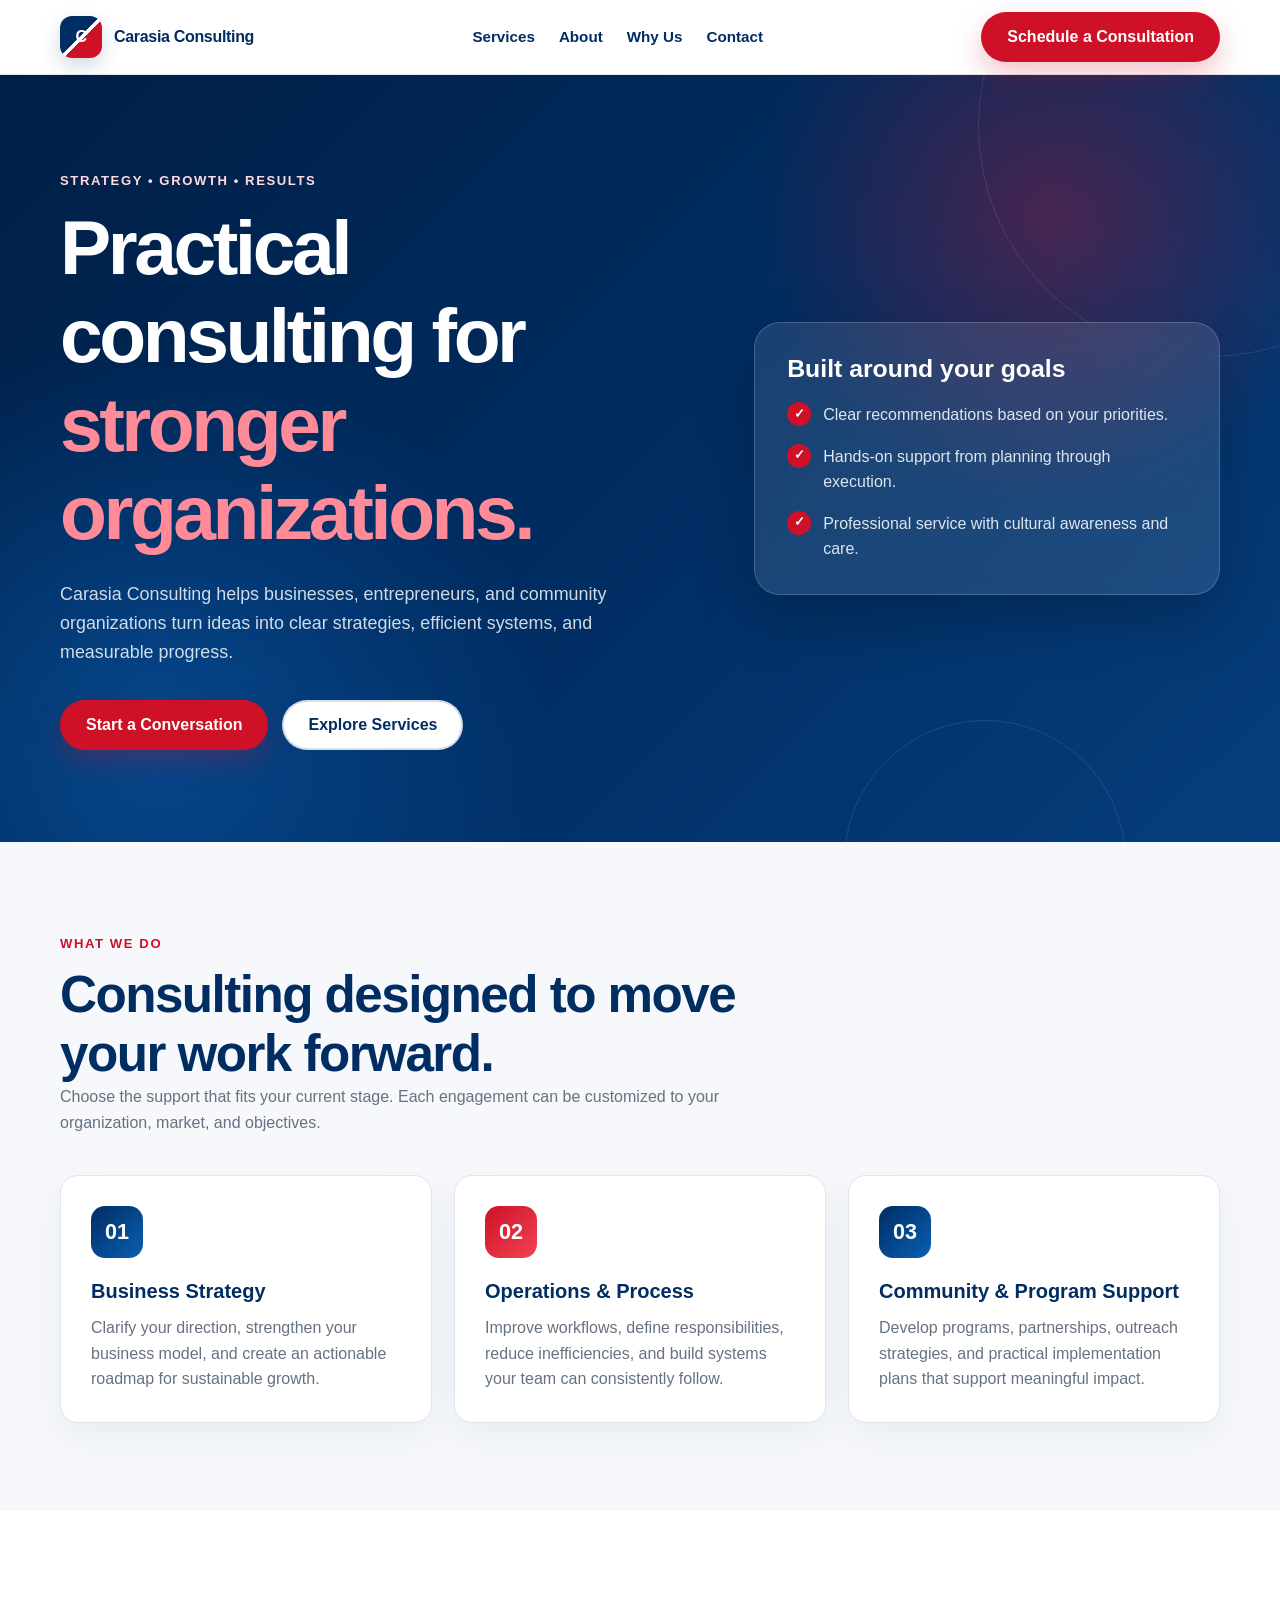
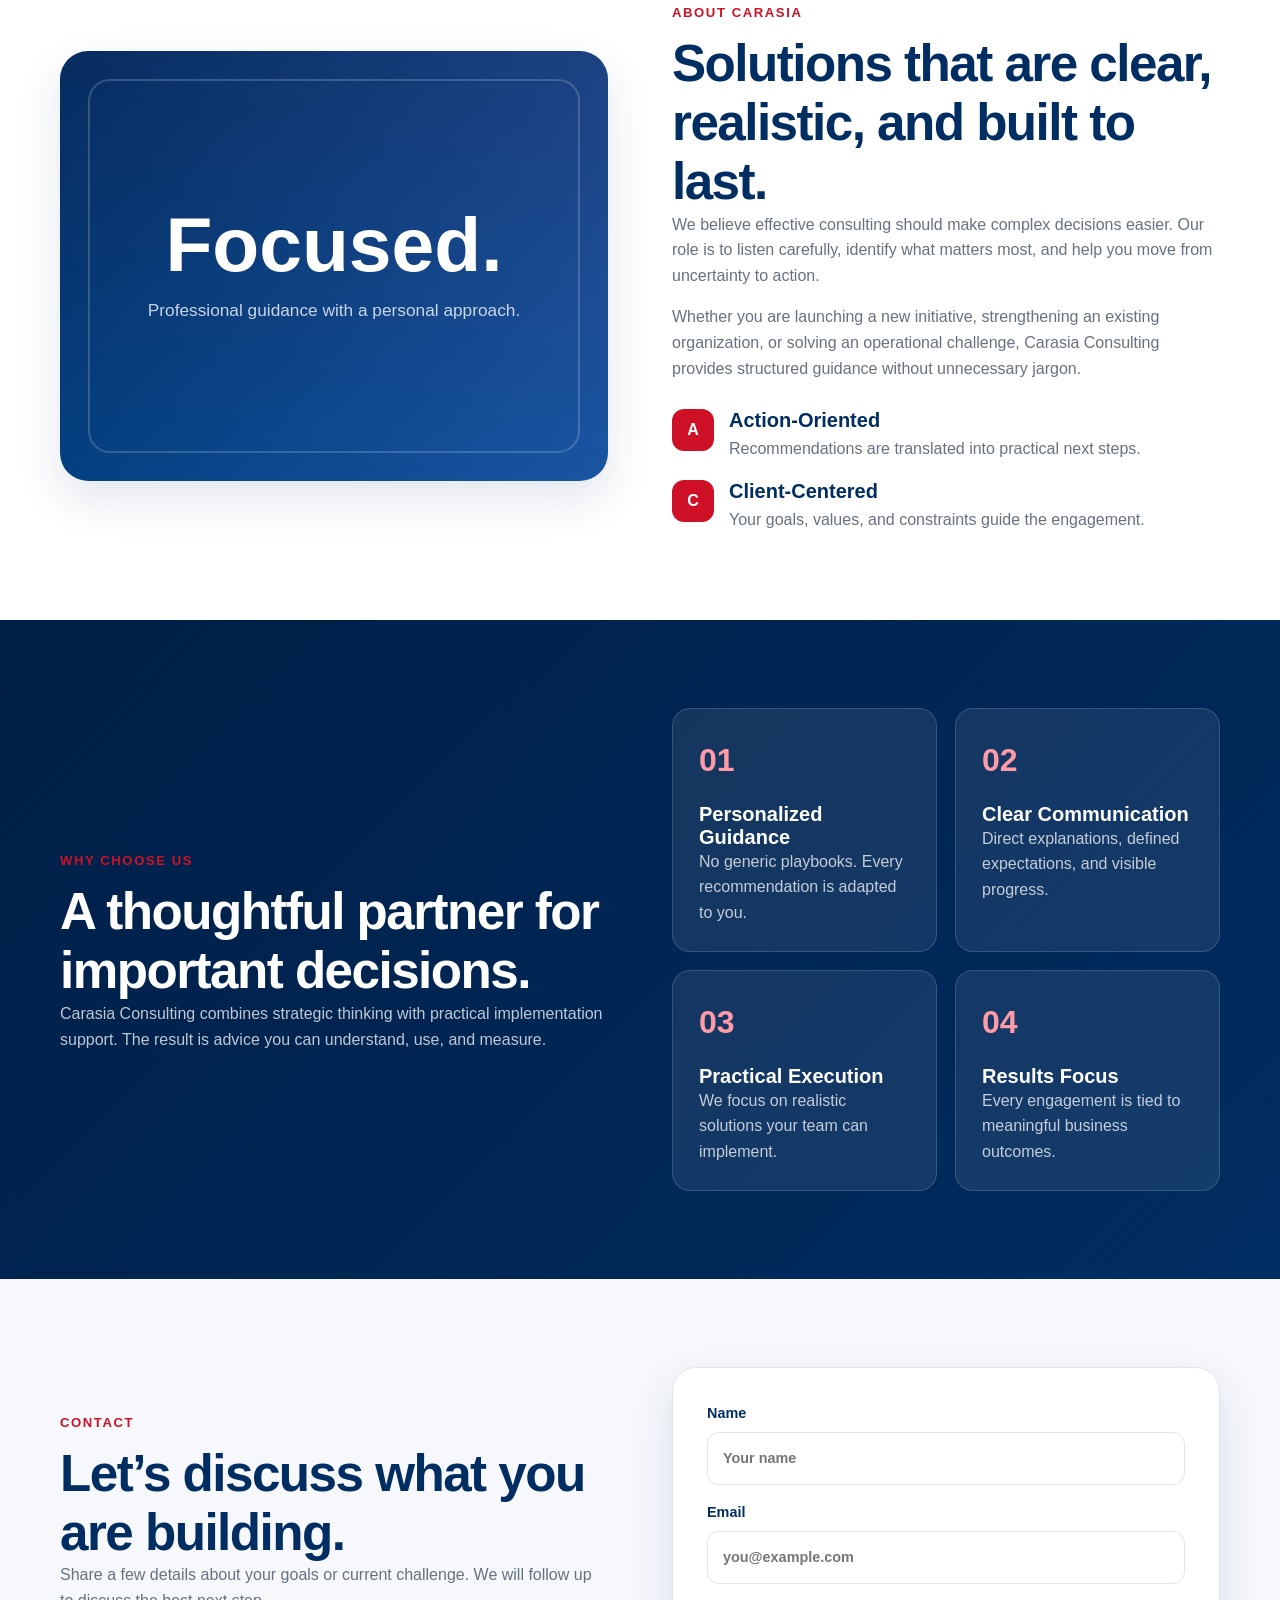
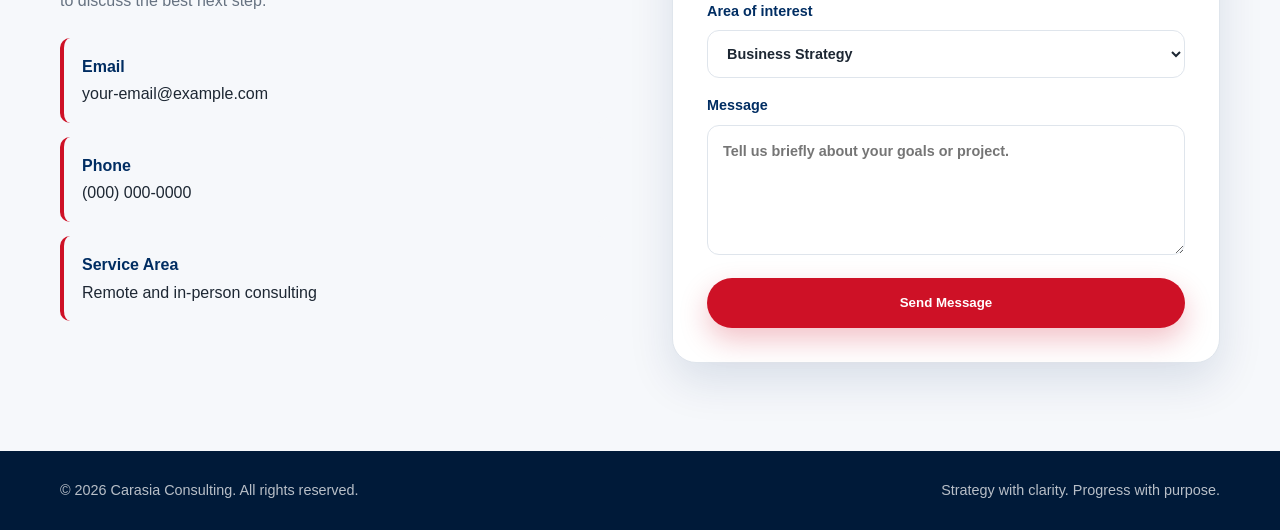
<file: Index.html>
<!DOCTYPE html>
<html lang="en">
<head>
  <meta charset="UTF-8" />
  <meta name="viewport" content="width=device-width, initial-scale=1.0" />
  <meta
    name="description"
    content="Carasia Consulting provides practical, client-focused consulting solutions for businesses and organizations."
  />
  <title>Carasia Consulting</title>

  <style>
    :root {
      --blue: #002d62;
      --blue-light: #0a5fb4;
      --red: #ce1126;
      --white: #ffffff;
      --off-white: #f6f8fb;
      --text: #1d2733;
      --muted: #667281;
      --border: #dfe5ec;
      --shadow: 0 18px 45px rgba(0, 45, 98, 0.12);
      --radius: 18px;
      --max-width: 1160px;
    }

    * {
      box-sizing: border-box;
      margin: 0;
      padding: 0;
    }

    html {
      scroll-behavior: smooth;
    }

    body {
      font-family: Arial, Helvetica, sans-serif;
      color: var(--text);
      background: var(--white);
      line-height: 1.6;
    }

    img {
      max-width: 100%;
      display: block;
    }

    a {
      color: inherit;
      text-decoration: none;
    }

    .container {
      width: min(92%, var(--max-width));
      margin: 0 auto;
    }

    .section {
      padding: 88px 0;
    }

    .section-heading {
      max-width: 700px;
      margin-bottom: 40px;
    }

    .eyebrow {
      display: inline-block;
      margin-bottom: 12px;
      color: var(--red);
      font-size: 0.82rem;
      font-weight: 800;
      letter-spacing: 0.12em;
      text-transform: uppercase;
    }

    h1,
    h2,
    h3 {
      line-height: 1.15;
    }

    h1 {
      font-size: clamp(2.55rem, 6vw, 5.2rem);
      letter-spacing: -0.045em;
    }

    h2 {
      color: var(--blue);
      font-size: clamp(2rem, 4vw, 3.25rem);
      letter-spacing: -0.03em;
    }

    h3 {
      color: var(--blue);
      font-size: 1.25rem;
    }

    p {
      color: var(--muted);
    }

    .button {
      display: inline-flex;
      align-items: center;
      justify-content: center;
      min-height: 50px;
      padding: 0 24px;
      border: 2px solid transparent;
      border-radius: 999px;
      font-weight: 800;
      transition: transform 0.2s ease, box-shadow 0.2s ease,
        background 0.2s ease;
    }

    .button:hover {
      transform: translateY(-2px);
    }

    .button-primary {
      color: var(--white);
      background: var(--red);
      box-shadow: 0 12px 28px rgba(206, 17, 38, 0.25);
    }

    .button-secondary {
      color: var(--blue);
      background: var(--white);
      border-color: rgba(0, 45, 98, 0.16);
    }

    header {
      position: sticky;
      top: 0;
      z-index: 1000;
      background: rgba(255, 255, 255, 0.94);
      border-bottom: 1px solid rgba(223, 229, 236, 0.9);
      backdrop-filter: blur(14px);
    }

    .navbar {
      min-height: 74px;
      display: flex;
      align-items: center;
      justify-content: space-between;
      gap: 24px;
    }

    .brand {
      display: flex;
      align-items: center;
      gap: 12px;
      color: var(--blue);
      font-weight: 900;
      letter-spacing: -0.02em;
    }

    .brand-mark {
      width: 42px;
      height: 42px;
      border-radius: 12px;
      display: grid;
      place-items: center;
      color: var(--white);
      background:
        linear-gradient(135deg, var(--blue) 0 48%, var(--white) 48% 54%, var(--red) 54% 100%);
      box-shadow: 0 8px 20px rgba(0, 45, 98, 0.18);
    }

    .nav-links {
      display: flex;
      align-items: center;
      gap: 24px;
      font-size: 0.95rem;
      font-weight: 700;
      color: var(--blue);
    }

    .nav-links a:hover {
      color: var(--red);
    }

    .hero {
      position: relative;
      overflow: hidden;
      min-height: 720px;
      display: grid;
      align-items: center;
      color: var(--white);
      background:
        radial-gradient(circle at 82% 18%, rgba(206, 17, 38, 0.34), transparent 24%),
        radial-gradient(circle at 12% 86%, rgba(10, 95, 180, 0.55), transparent 30%),
        linear-gradient(135deg, #001f46 0%, var(--blue) 52%, #063e7d 100%);
    }

    .hero::before,
    .hero::after {
      content: "";
      position: absolute;
      border-radius: 50%;
      border: 1px solid rgba(255, 255, 255, 0.1);
    }

    .hero::before {
      width: 460px;
      height: 460px;
      right: -160px;
      top: -180px;
    }

    .hero::after {
      width: 280px;
      height: 280px;
      right: 12%;
      bottom: -160px;
    }

    .hero-grid {
      position: relative;
      z-index: 1;
      display: grid;
      grid-template-columns: 1.15fr 0.85fr;
      align-items: center;
      gap: 64px;
      padding: 92px 0;
    }

    .hero .eyebrow {
      color: #ffdbe0;
    }

    .hero h1 {
      max-width: 760px;
    }

    .hero h1 span {
      color: #ff8b99;
    }

    .hero-copy > p {
      max-width: 650px;
      margin: 24px 0 34px;
      color: rgba(255, 255, 255, 0.82);
      font-size: 1.12rem;
    }

    .hero-actions {
      display: flex;
      flex-wrap: wrap;
      gap: 14px;
    }

    .hero-card {
      padding: 32px;
      border: 1px solid rgba(255, 255, 255, 0.18);
      border-radius: 26px;
      background: rgba(255, 255, 255, 0.1);
      box-shadow: 0 24px 60px rgba(0, 0, 0, 0.22);
      backdrop-filter: blur(16px);
    }

    .hero-card h3 {
      margin-bottom: 18px;
      color: var(--white);
      font-size: 1.55rem;
    }

    .hero-list {
      list-style: none;
      display: grid;
      gap: 16px;
    }

    .hero-list li {
      display: flex;
      gap: 12px;
      align-items: flex-start;
      color: rgba(255, 255, 255, 0.86);
    }

    .check {
      flex: 0 0 auto;
      width: 24px;
      height: 24px;
      display: grid;
      place-items: center;
      border-radius: 50%;
      color: var(--white);
      background: var(--red);
      font-size: 0.8rem;
      font-weight: 900;
    }

    .services {
      background: var(--off-white);
    }

    .cards {
      display: grid;
      grid-template-columns: repeat(3, 1fr);
      gap: 22px;
    }

    .card {
      padding: 30px;
      border: 1px solid var(--border);
      border-radius: var(--radius);
      background: var(--white);
      box-shadow: 0 14px 35px rgba(0, 45, 98, 0.06);
      transition: transform 0.2s ease, box-shadow 0.2s ease;
    }

    .card:hover {
      transform: translateY(-5px);
      box-shadow: var(--shadow);
    }

    .icon {
      width: 52px;
      height: 52px;
      margin-bottom: 22px;
      display: grid;
      place-items: center;
      border-radius: 14px;
      color: var(--white);
      background: linear-gradient(135deg, var(--blue), var(--blue-light));
      font-size: 1.35rem;
      font-weight: 900;
    }

    .card:nth-child(2) .icon {
      background: linear-gradient(135deg, var(--red), #f04455);
    }

    .card h3 {
      margin-bottom: 12px;
    }

    .about-grid,
    .why-grid,
    .contact-grid {
      display: grid;
      grid-template-columns: repeat(2, 1fr);
      align-items: center;
      gap: 64px;
    }

    .about-panel {
      min-height: 430px;
      position: relative;
      overflow: hidden;
      border-radius: 28px;
      background:
        linear-gradient(135deg, rgba(0, 45, 98, 0.92), rgba(10, 95, 180, 0.85)),
        linear-gradient(45deg, var(--blue), var(--red));
      box-shadow: var(--shadow);
    }

    .about-panel::before {
      content: "";
      position: absolute;
      inset: 28px;
      border: 2px solid rgba(255, 255, 255, 0.18);
      border-radius: 22px;
    }

    .about-panel-content {
      position: absolute;
      inset: 0;
      display: grid;
      place-items: center;
      padding: 54px;
      text-align: center;
      color: var(--white);
    }

    .about-panel-content strong {
      display: block;
      font-size: clamp(2.3rem, 6vw, 5rem);
      line-height: 1;
    }

    .about-panel-content span {
      display: block;
      margin-top: 14px;
      color: rgba(255, 255, 255, 0.78);
      font-size: 1.08rem;
    }

    .about-copy p + p {
      margin-top: 16px;
    }

    .feature-list {
      margin-top: 28px;
      display: grid;
      gap: 18px;
    }

    .feature {
      display: flex;
      gap: 15px;
      align-items: flex-start;
    }

    .feature-badge {
      flex: 0 0 auto;
      width: 42px;
      height: 42px;
      display: grid;
      place-items: center;
      border-radius: 12px;
      color: var(--white);
      background: var(--red);
      font-weight: 900;
    }

    .feature p {
      margin-top: 4px;
    }

    .why {
      color: var(--white);
      background: linear-gradient(135deg, #001f46, var(--blue));
    }

    .why h2,
    .why h3 {
      color: var(--white);
    }

    .why p {
      color: rgba(255, 255, 255, 0.75);
    }

    .why-boxes {
      display: grid;
      grid-template-columns: repeat(2, 1fr);
      gap: 18px;
    }

    .why-box {
      min-height: 190px;
      padding: 26px;
      border: 1px solid rgba(255, 255, 255, 0.15);
      border-radius: var(--radius);
      background: rgba(255, 255, 255, 0.08);
    }

    .why-number {
      margin-bottom: 16px;
      color: #ff9ba6;
      font-size: 2rem;
      font-weight: 900;
    }

    .contact {
      background: var(--off-white);
    }

    .contact-card {
      padding: 34px;
      border: 1px solid var(--border);
      border-radius: 24px;
      background: var(--white);
      box-shadow: var(--shadow);
    }

    .contact-details {
      margin-top: 24px;
      display: grid;
      gap: 14px;
    }

    .contact-item {
      padding: 16px 18px;
      border-left: 4px solid var(--red);
      border-radius: 10px;
      background: var(--off-white);
    }

    .contact-item strong {
      display: block;
      color: var(--blue);
      margin-bottom: 2px;
    }

    form {
      display: grid;
      gap: 16px;
    }

    label {
      color: var(--blue);
      font-size: 0.9rem;
      font-weight: 800;
    }

    input,
    textarea,
    select {
      width: 100%;
      margin-top: 7px;
      padding: 14px 15px;
      border: 1px solid var(--border);
      border-radius: 12px;
      background: var(--white);
      color: var(--text);
      font: inherit;
      outline: none;
    }

    input:focus,
    textarea:focus,
    select:focus {
      border-color: var(--blue-light);
      box-shadow: 0 0 0 4px rgba(10, 95, 180, 0.1);
    }

    textarea {
      min-height: 130px;
      resize: vertical;
    }

    footer {
      padding: 28px 0;
      color: rgba(255, 255, 255, 0.72);
      background: #001a39;
    }

    .footer-content {
      display: flex;
      justify-content: space-between;
      gap: 20px;
      align-items: center;
      font-size: 0.9rem;
    }

    .footer-content p {
      color: inherit;
    }

    @media (max-width: 900px) {
      .nav-links {
        display: none;
      }

      .hero {
        min-height: auto;
      }

      .hero-grid,
      .about-grid,
      .why-grid,
      .contact-grid {
        grid-template-columns: 1fr;
      }

      .hero-grid {
        gap: 38px;
        padding: 76px 0;
      }

      .cards {
        grid-template-columns: 1fr;
      }

      .about-panel {
        min-height: 340px;
      }

      .section {
        padding: 70px 0;
      }
    }

    @media (max-width: 600px) {
      .navbar .button {
        display: none;
      }

      .hero-actions {
        flex-direction: column;
      }

      .hero-actions .button {
        width: 100%;
      }

      .hero-card,
      .card,
      .contact-card {
        padding: 24px;
      }

      .why-boxes {
        grid-template-columns: 1fr;
      }

      .footer-content {
        flex-direction: column;
        text-align: center;
      }
    }
  </style>
</head>

<body>
  <header>
    <div class="container navbar">
      <a class="brand" href="#home" aria-label="Carasia Consulting home">
        <span class="brand-mark">C</span>
        <span>Carasia Consulting</span>
      </a>

      <nav class="nav-links" aria-label="Main navigation">
        <a href="#services">Services</a>
        <a href="#about">About</a>
        <a href="#why-us">Why Us</a>
        <a href="#contact">Contact</a>
      </nav>

      <a class="button button-primary" href="#contact">Schedule a Consultation</a>
    </div>
  </header>

  <main>
    <section class="hero" id="home">
      <div class="container hero-grid">
        <div class="hero-copy">
          <span class="eyebrow">Strategy • Growth • Results</span>
          <h1>
            Practical consulting for
            <span>stronger organizations.</span>
          </h1>
          <p>
            Carasia Consulting helps businesses, entrepreneurs, and community
            organizations turn ideas into clear strategies, efficient systems,
            and measurable progress.
          </p>

          <div class="hero-actions">
            <a class="button button-primary" href="#contact">Start a Conversation</a>
            <a class="button button-secondary" href="#services">Explore Services</a>
          </div>
        </div>

        <aside class="hero-card" aria-label="Consulting benefits">
          <h3>Built around your goals</h3>
          <ul class="hero-list">
            <li>
              <span class="check">✓</span>
              <span>Clear recommendations based on your priorities.</span>
            </li>
            <li>
              <span class="check">✓</span>
              <span>Hands-on support from planning through execution.</span>
            </li>
            <li>
              <span class="check">✓</span>
              <span>Professional service with cultural awareness and care.</span>
            </li>
          </ul>
        </aside>
      </div>
    </section>

    <section class="section services" id="services">
      <div class="container">
        <div class="section-heading">
          <span class="eyebrow">What We Do</span>
          <h2>Consulting designed to move your work forward.</h2>
          <p>
            Choose the support that fits your current stage. Each engagement
            can be customized to your organization, market, and objectives.
          </p>
        </div>

        <div class="cards">
          <article class="card">
            <div class="icon">01</div>
            <h3>Business Strategy</h3>
            <p>
              Clarify your direction, strengthen your business model, and create
              an actionable roadmap for sustainable growth.
            </p>
          </article>

          <article class="card">
            <div class="icon">02</div>
            <h3>Operations & Process</h3>
            <p>
              Improve workflows, define responsibilities, reduce inefficiencies,
              and build systems your team can consistently follow.
            </p>
          </article>

          <article class="card">
            <div class="icon">03</div>
            <h3>Community & Program Support</h3>
            <p>
              Develop programs, partnerships, outreach strategies, and practical
              implementation plans that support meaningful impact.
            </p>
          </article>
        </div>
      </div>
    </section>

    <section class="section" id="about">
      <div class="container about-grid">
        <div class="about-panel">
          <div class="about-panel-content">
            <div>
              <strong>Focused.</strong>
              <span>Professional guidance with a personal approach.</span>
            </div>
          </div>
        </div>

        <div class="about-copy">
          <span class="eyebrow">About Carasia</span>
          <h2>Solutions that are clear, realistic, and built to last.</h2>
          <p>
            We believe effective consulting should make complex decisions
            easier. Our role is to listen carefully, identify what matters most,
            and help you move from uncertainty to action.
          </p>
          <p>
            Whether you are launching a new initiative, strengthening an
            existing organization, or solving an operational challenge, Carasia
            Consulting provides structured guidance without unnecessary jargon.
          </p>

          <div class="feature-list">
            <div class="feature">
              <div class="feature-badge">A</div>
              <div>
                <h3>Action-Oriented</h3>
                <p>Recommendations are translated into practical next steps.</p>
              </div>
            </div>

            <div class="feature">
              <div class="feature-badge">C</div>
              <div>
                <h3>Client-Centered</h3>
                <p>Your goals, values, and constraints guide the engagement.</p>
              </div>
            </div>
          </div>
        </div>
      </div>
    </section>

    <section class="section why" id="why-us">
      <div class="container why-grid">
        <div>
          <span class="eyebrow">Why Choose Us</span>
          <h2>A thoughtful partner for important decisions.</h2>
          <p>
            Carasia Consulting combines strategic thinking with practical
            implementation support. The result is advice you can understand,
            use, and measure.
          </p>
        </div>

        <div class="why-boxes">
          <article class="why-box">
            <div class="why-number">01</div>
            <h3>Personalized Guidance</h3>
            <p>No generic playbooks. Every recommendation is adapted to you.</p>
          </article>

          <article class="why-box">
            <div class="why-number">02</div>
            <h3>Clear Communication</h3>
            <p>Direct explanations, defined expectations, and visible progress.</p>
          </article>

          <article class="why-box">
            <div class="why-number">03</div>
            <h3>Practical Execution</h3>
            <p>We focus on realistic solutions your team can implement.</p>
          </article>

          <article class="why-box">
            <div class="why-number">04</div>
            <h3>Results Focus</h3>
            <p>Every engagement is tied to meaningful business outcomes.</p>
          </article>
        </div>
      </div>
    </section>

    <section class="section contact" id="contact">
      <div class="container contact-grid">
        <div>
          <span class="eyebrow">Contact</span>
          <h2>Let’s discuss what you are building.</h2>
          <p>
            Share a few details about your goals or current challenge. We will
            follow up to discuss the best next step.
          </p>

          <div class="contact-details">
            <div class="contact-item">
              <strong>Email</strong>
              <span>your-email@example.com</span>
            </div>
            <div class="contact-item">
              <strong>Phone</strong>
              <span>(000) 000-0000</span>
            </div>
            <div class="contact-item">
              <strong>Service Area</strong>
              <span>Remote and in-person consulting</span>
            </div>
          </div>
        </div>

        <div class="contact-card">
          <form action="https://formsubmit.co/your-email@example.com" method="POST">
            <input type="hidden" name="_subject" value="New Carasia Consulting inquiry" />
            <input type="hidden" name="_captcha" value="false" />

            <label>
              Name
              <input type="text" name="name" placeholder="Your name" required />
            </label>

            <label>
              Email
              <input type="email" name="email" placeholder="you@example.com" required />
            </label>

            <label>
              Area of interest
              <select name="service">
                <option>Business Strategy</option>
                <option>Operations & Process</option>
                <option>Community & Program Support</option>
                <option>Other</option>
              </select>
            </label>

            <label>
              Message
              <textarea
                name="message"
                placeholder="Tell us briefly about your goals or project."
                required
              ></textarea>
            </label>

            <button class="button button-primary" type="submit">
              Send Message
            </button>
          </form>
        </div>
      </div>
    </section>
  </main>

  <footer>
    <div class="container footer-content">
      <p>© <span id="year"></span> Carasia Consulting. All rights reserved.</p>
      <p>Strategy with clarity. Progress with purpose.</p>
    </div>
  </footer>

  <script>
    document.getElementById("year").textContent = new Date().getFullYear();
  </script>
</body>
</html>
</file>
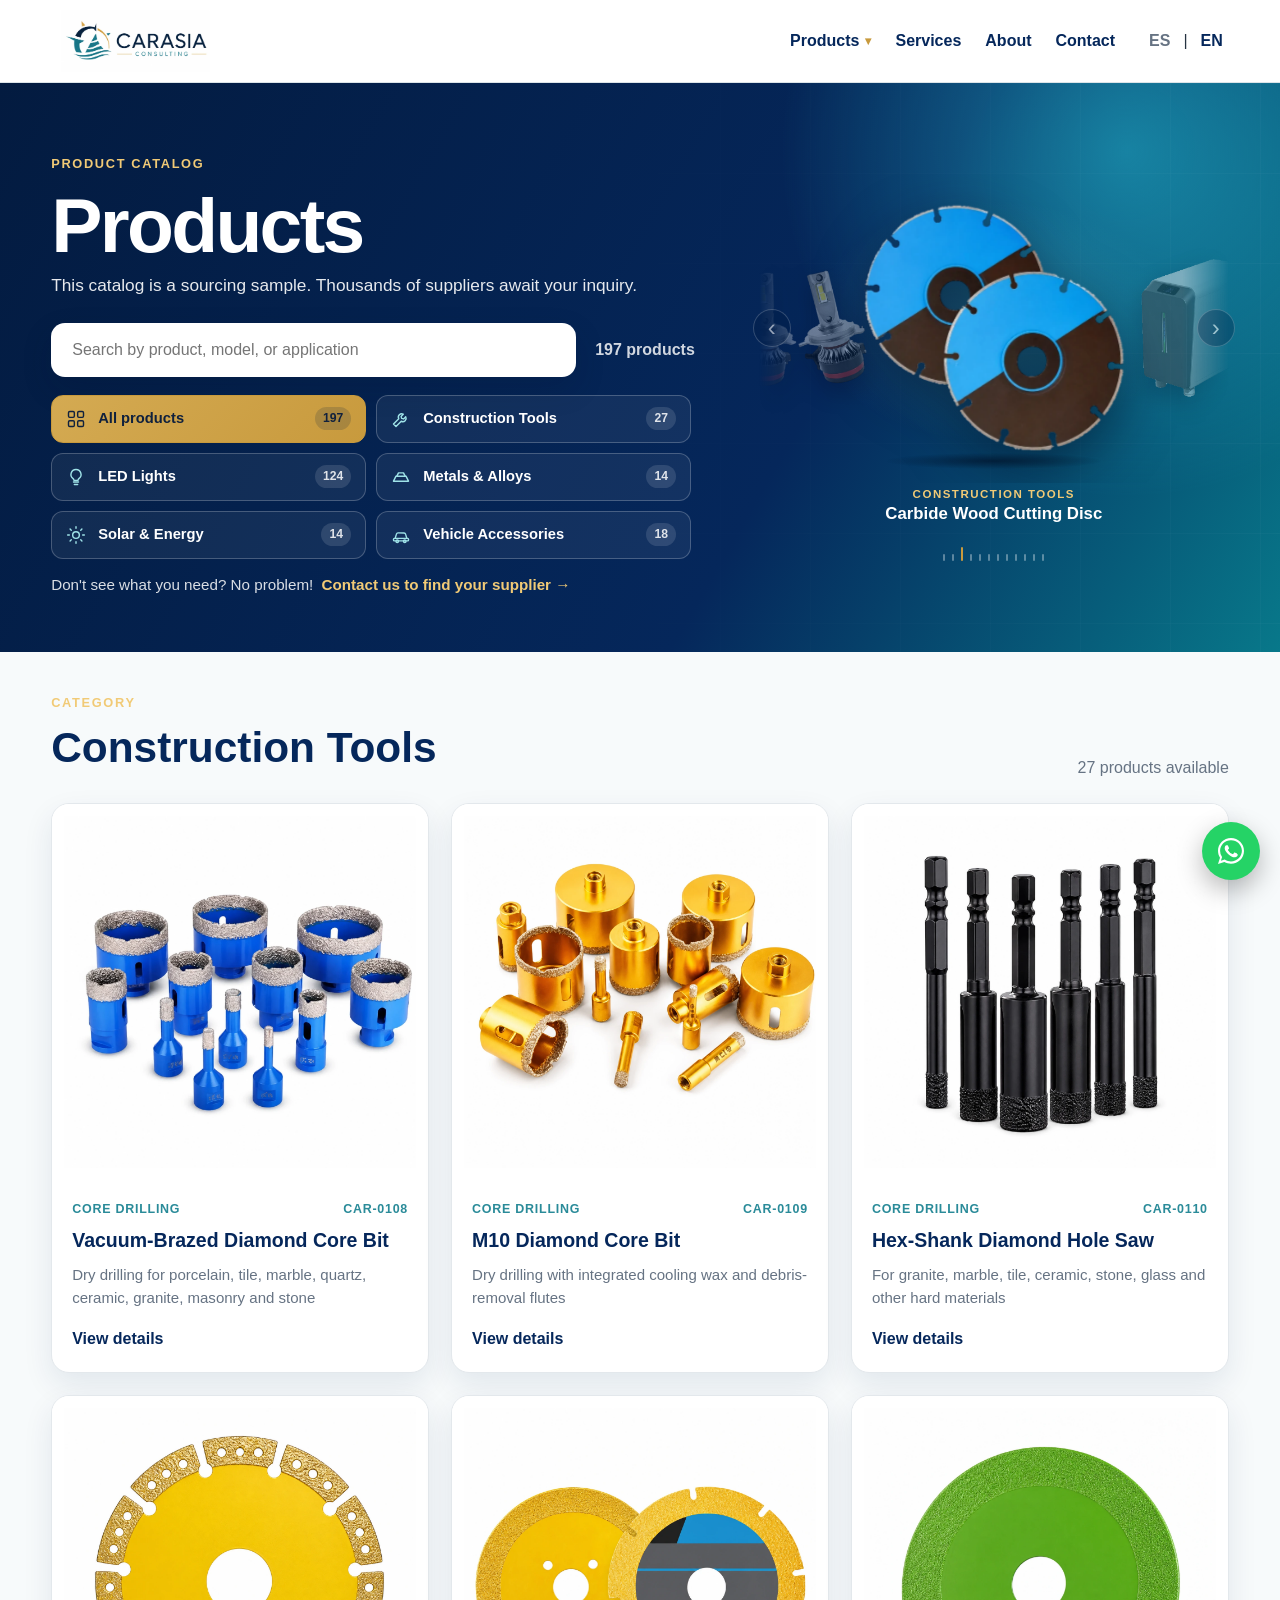
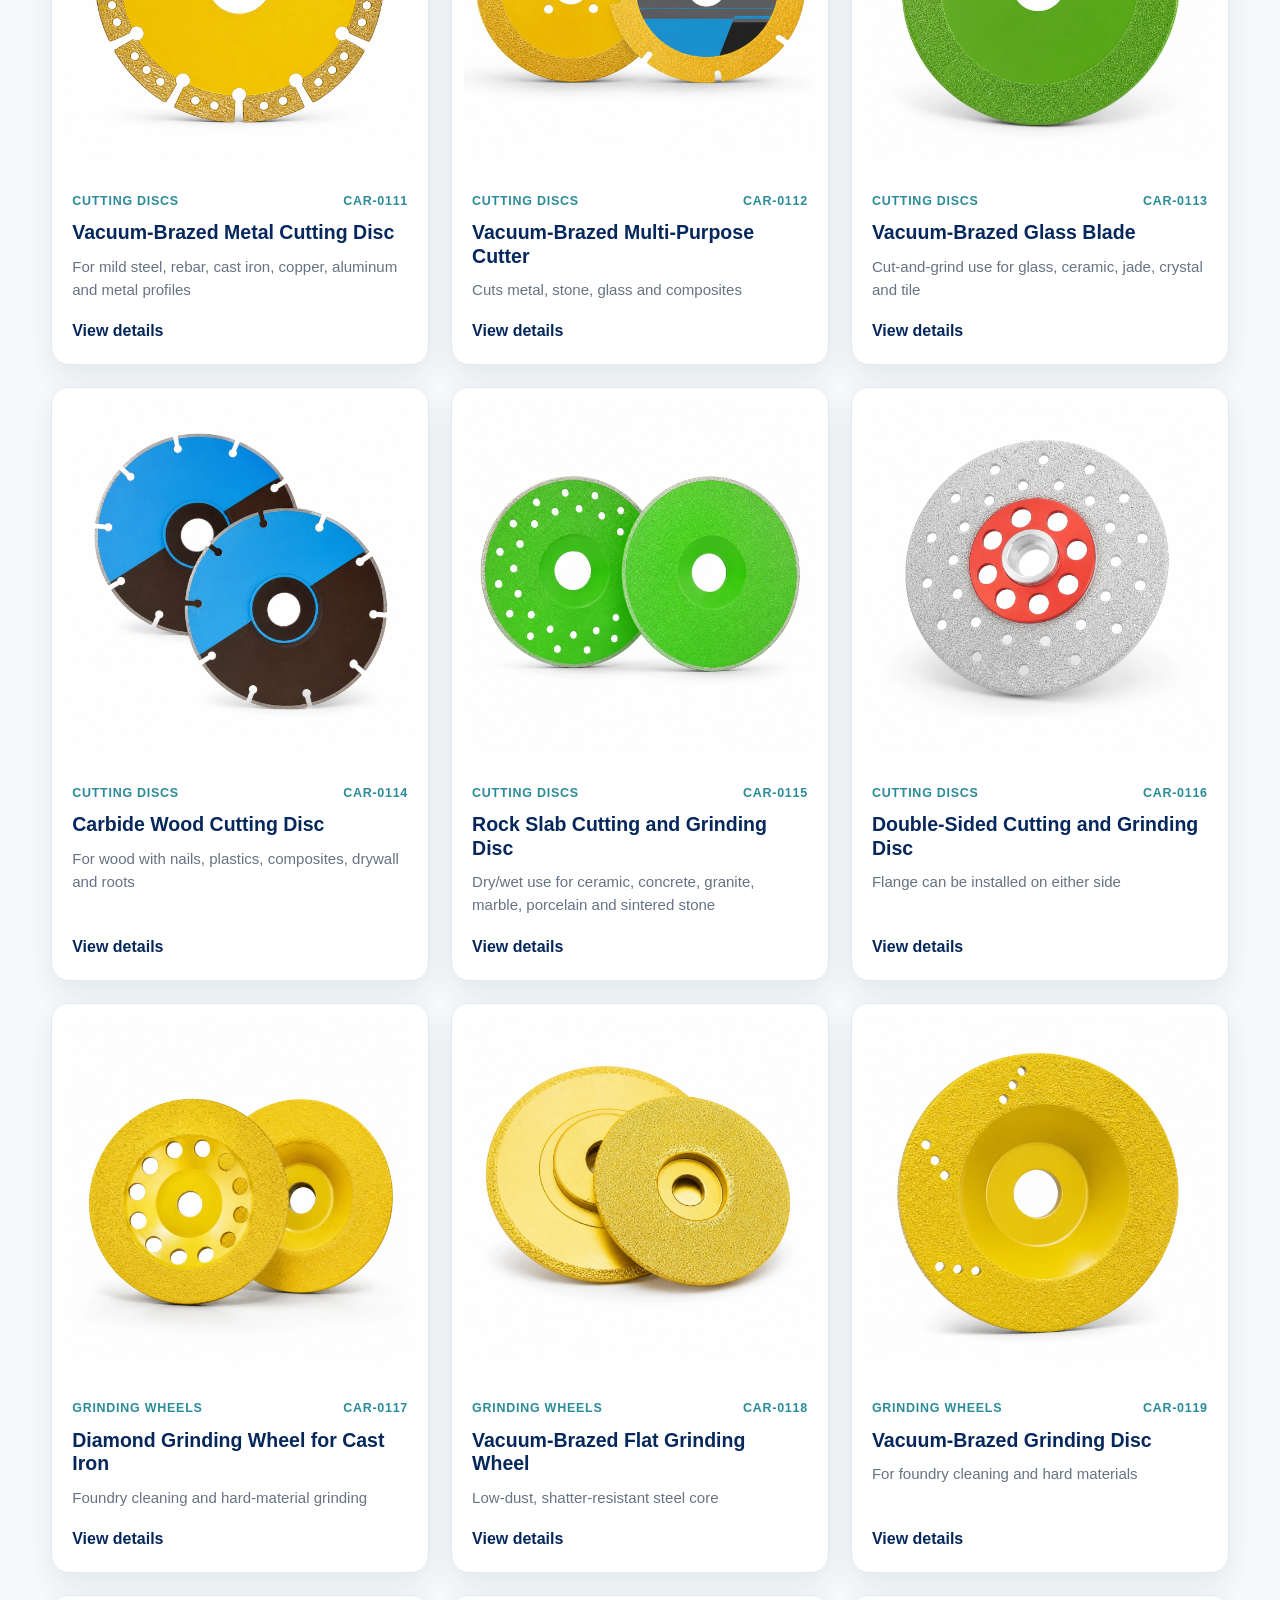
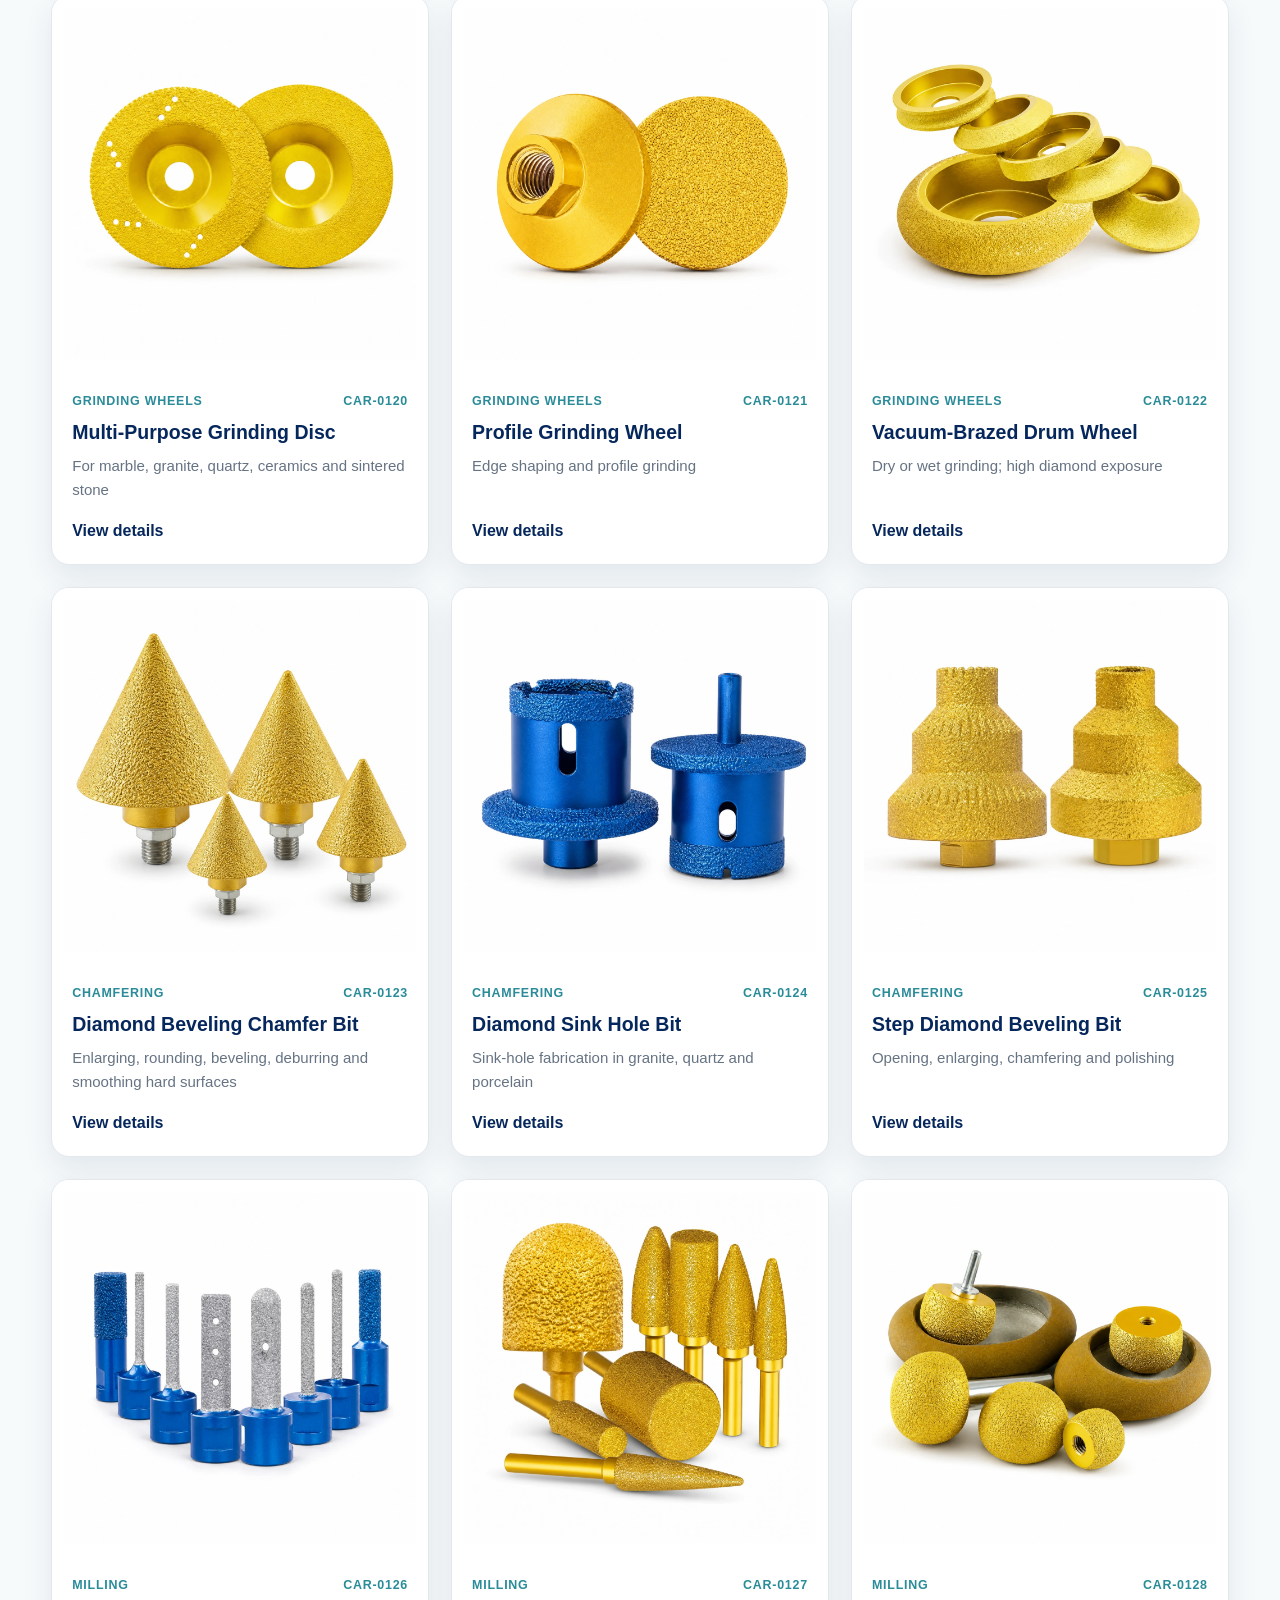
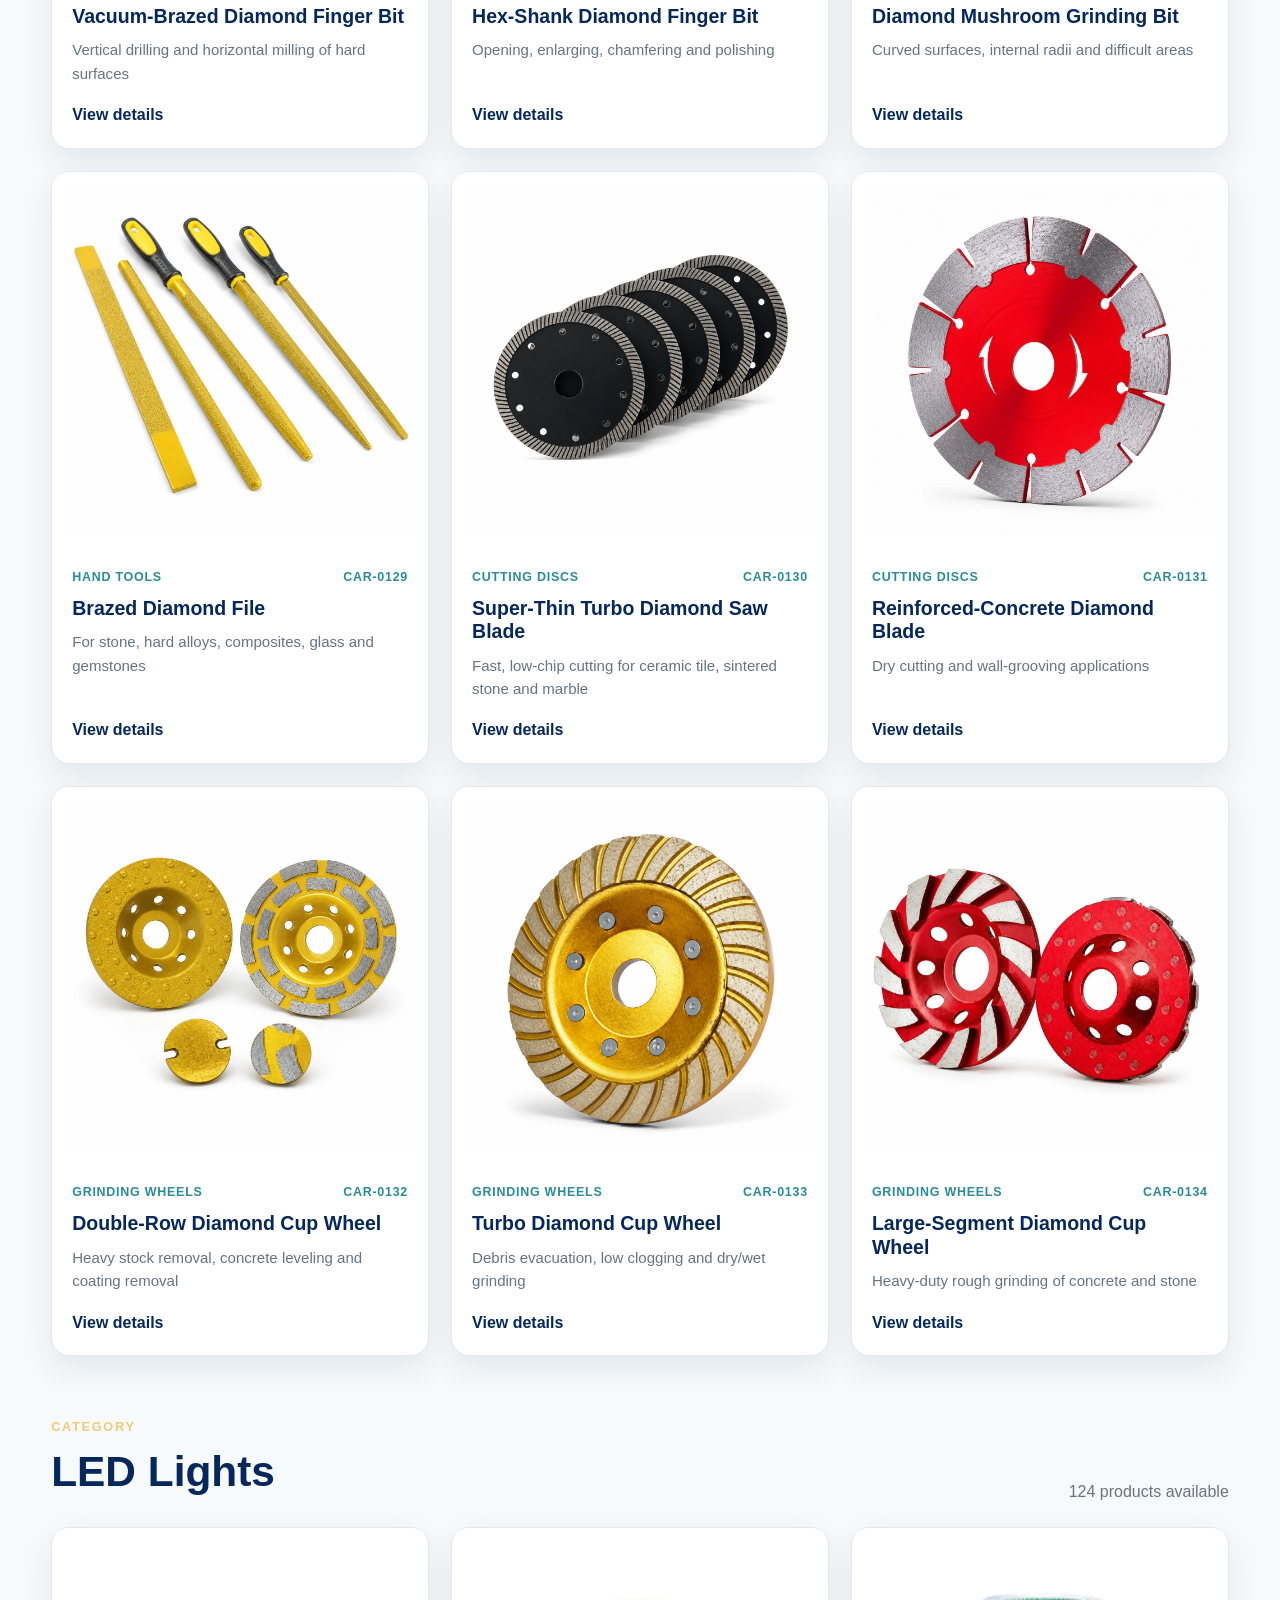
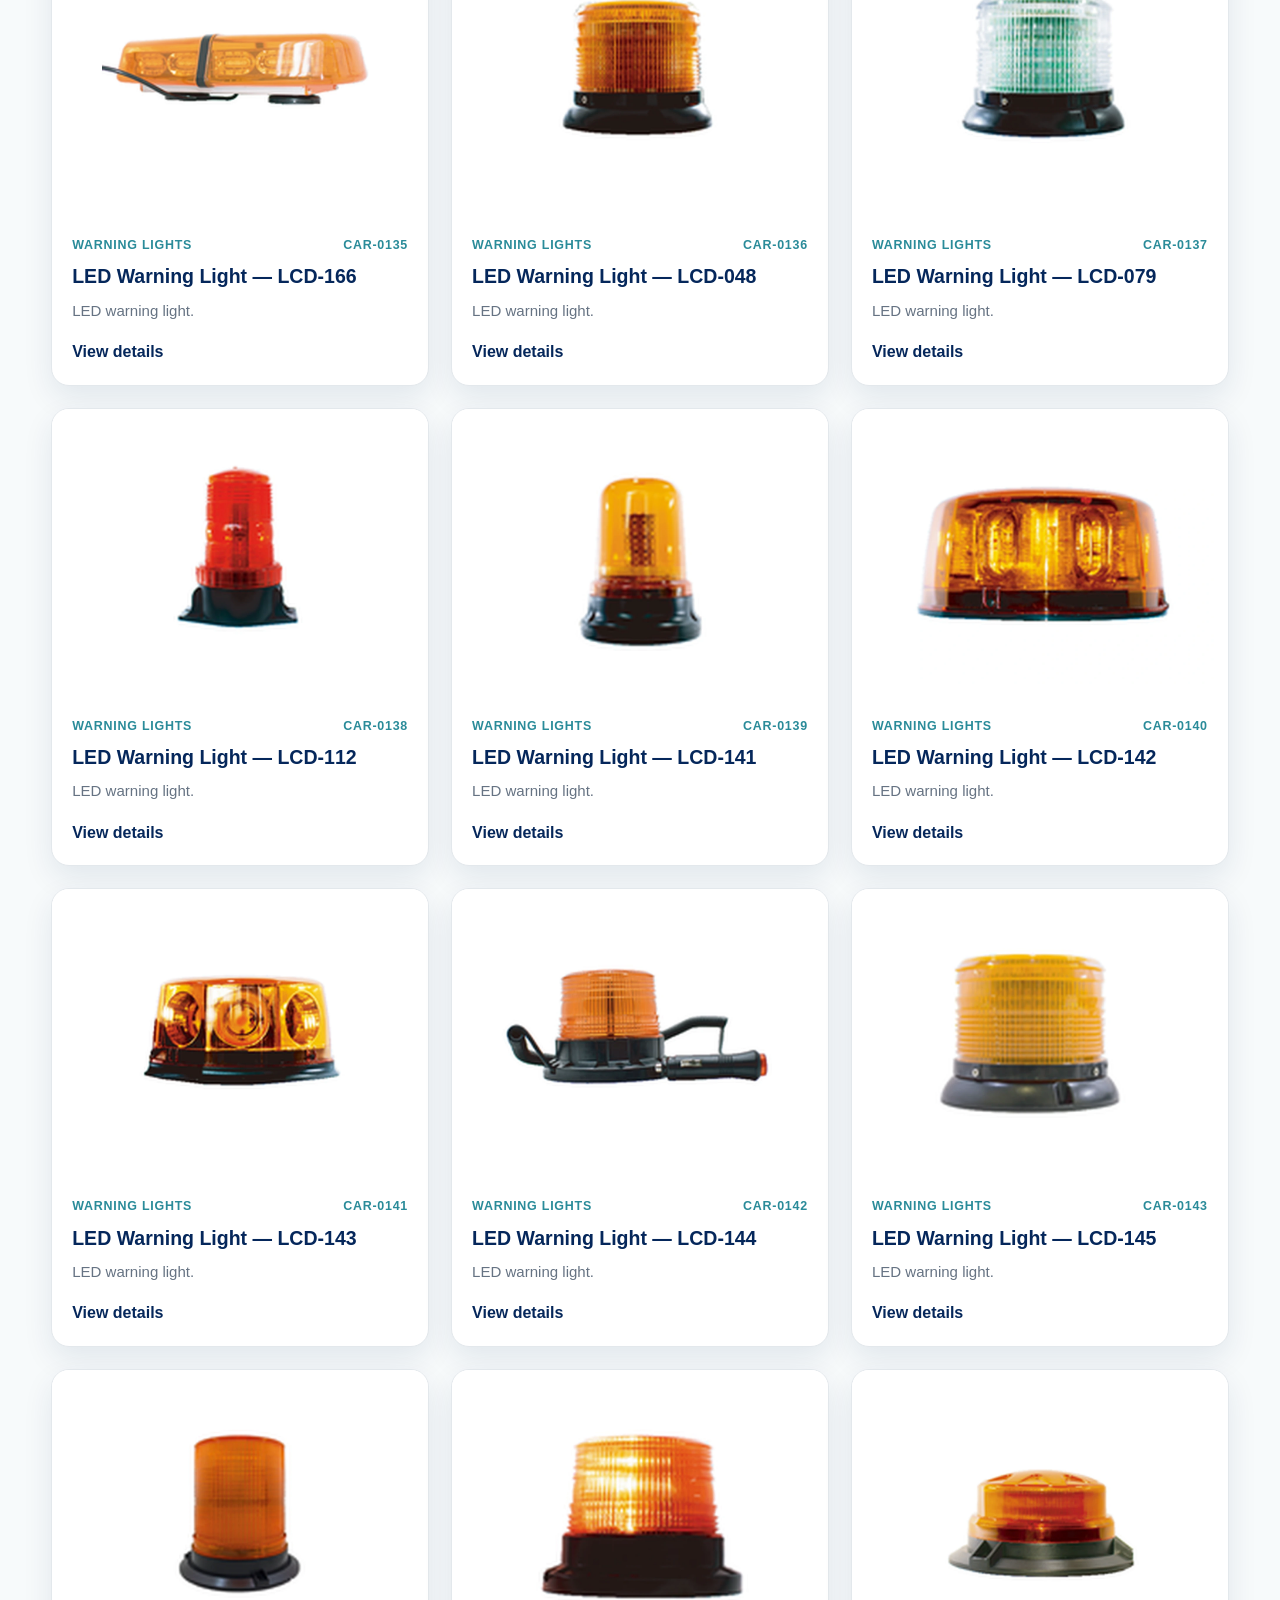
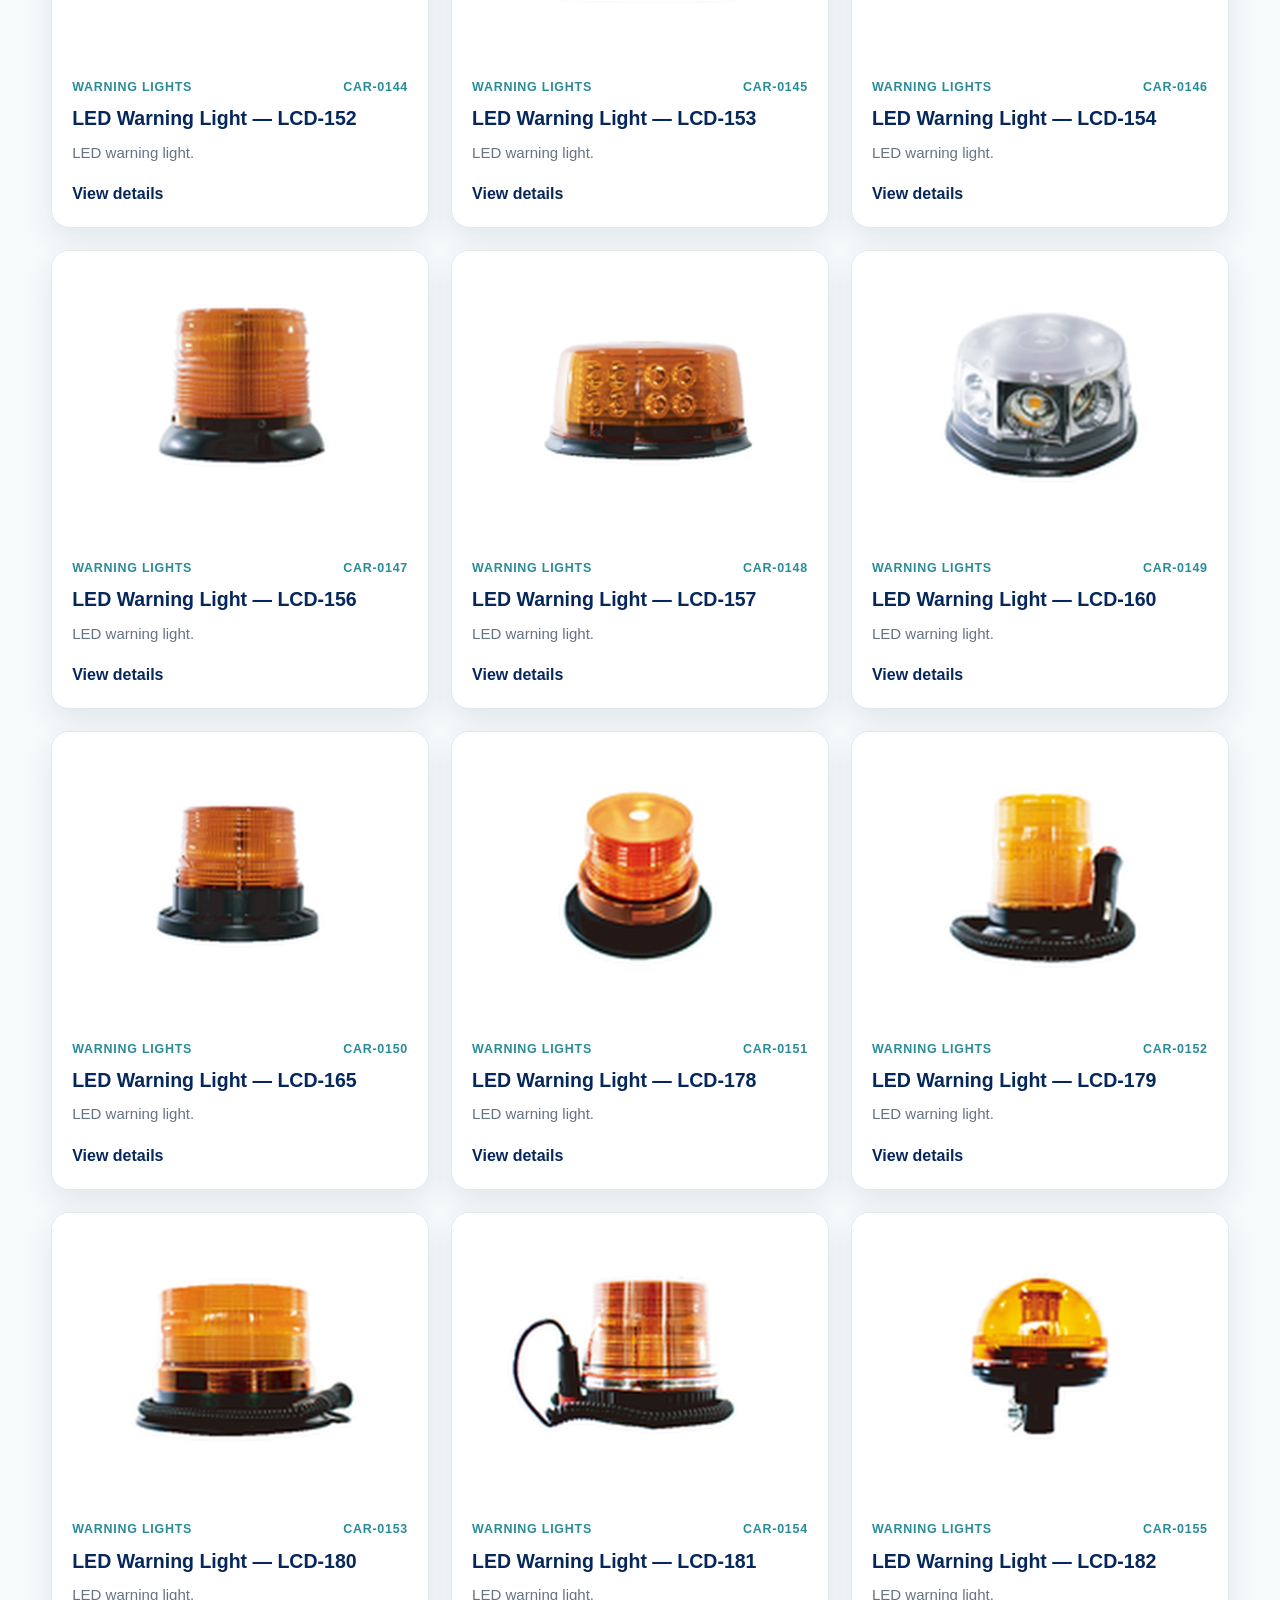
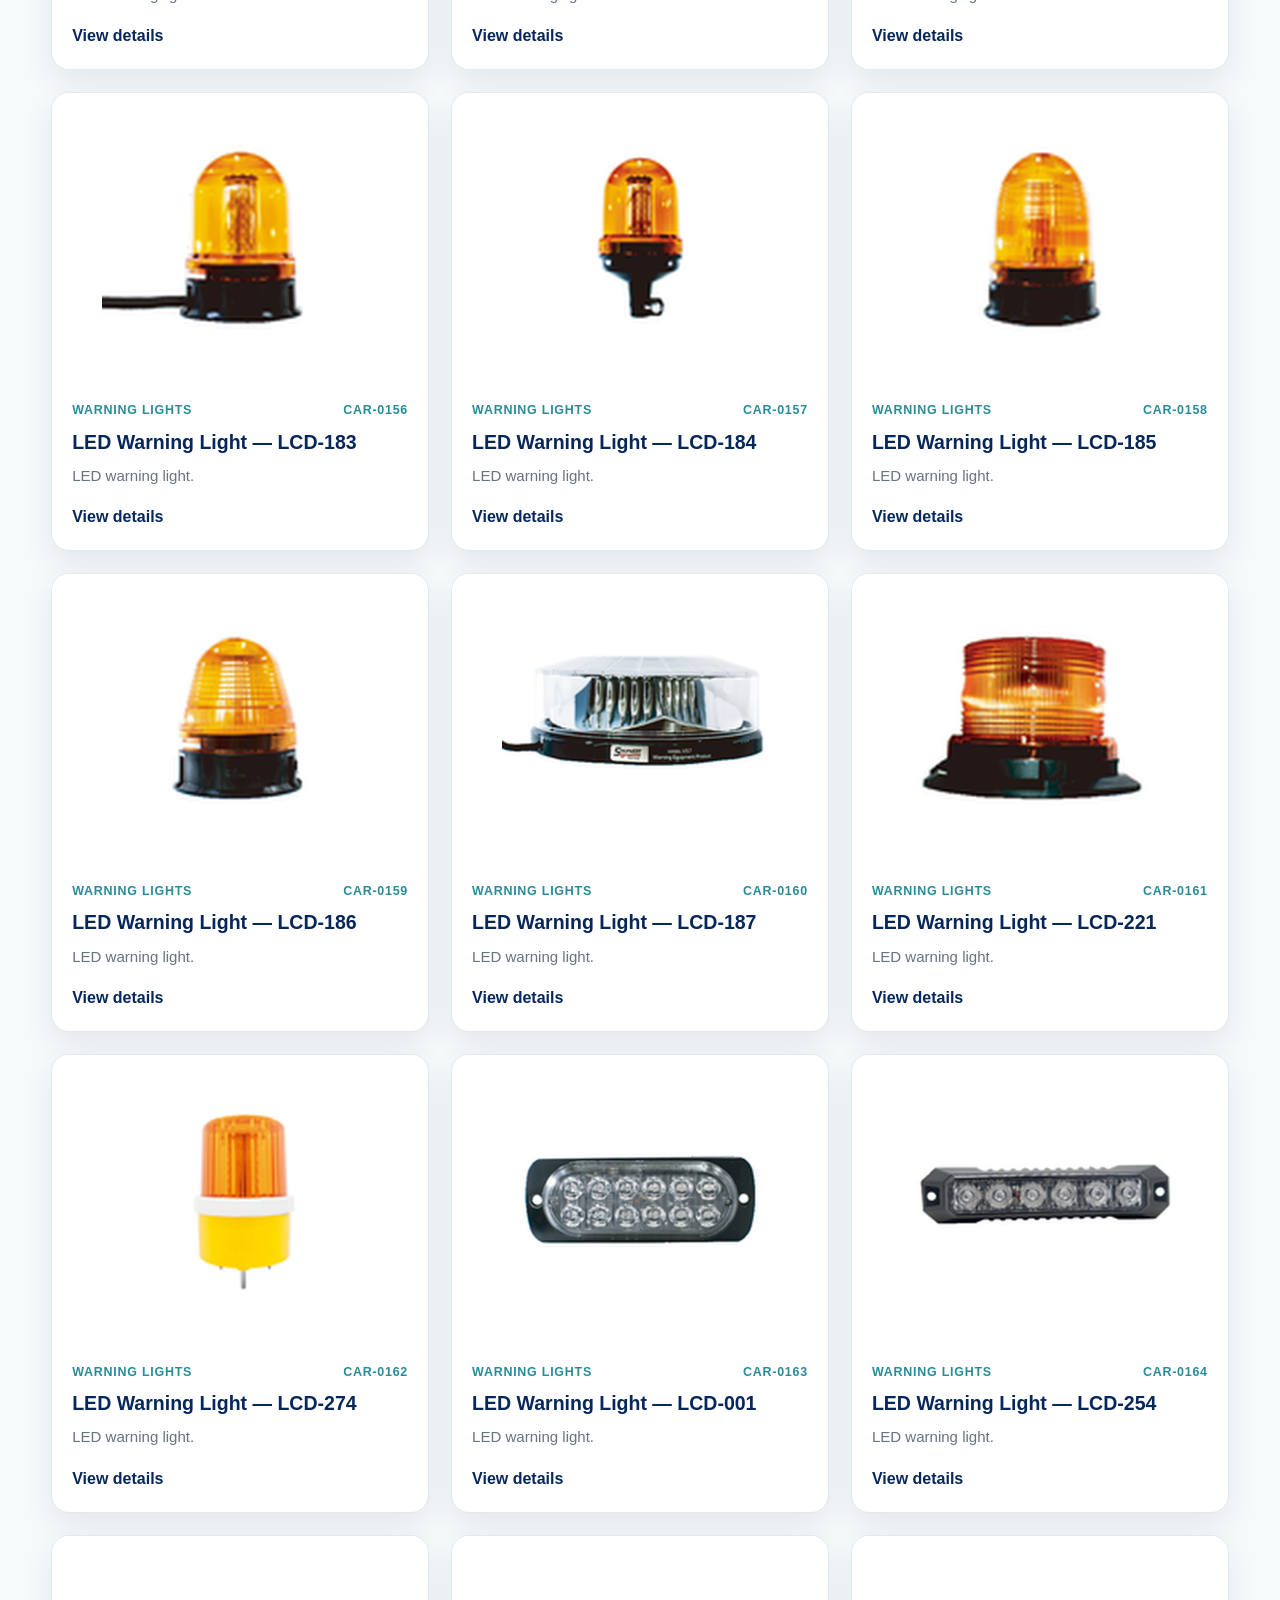
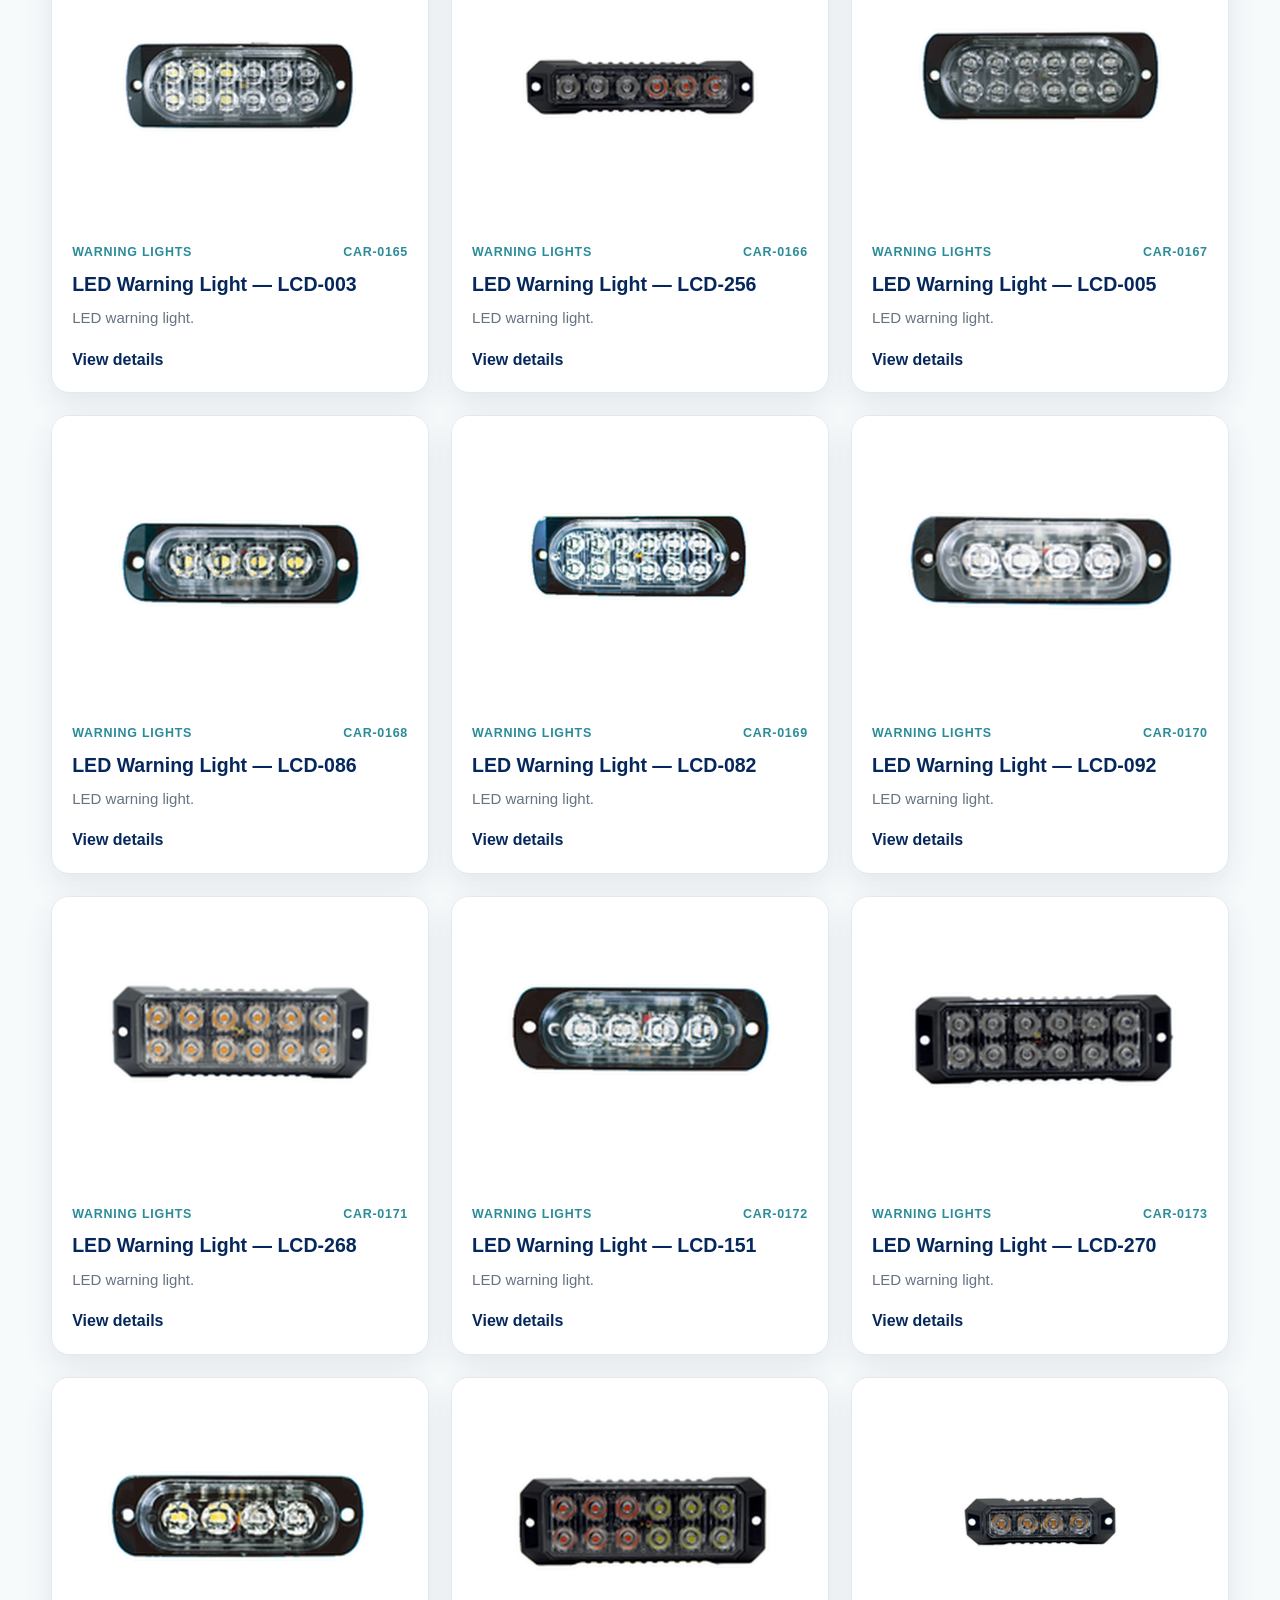
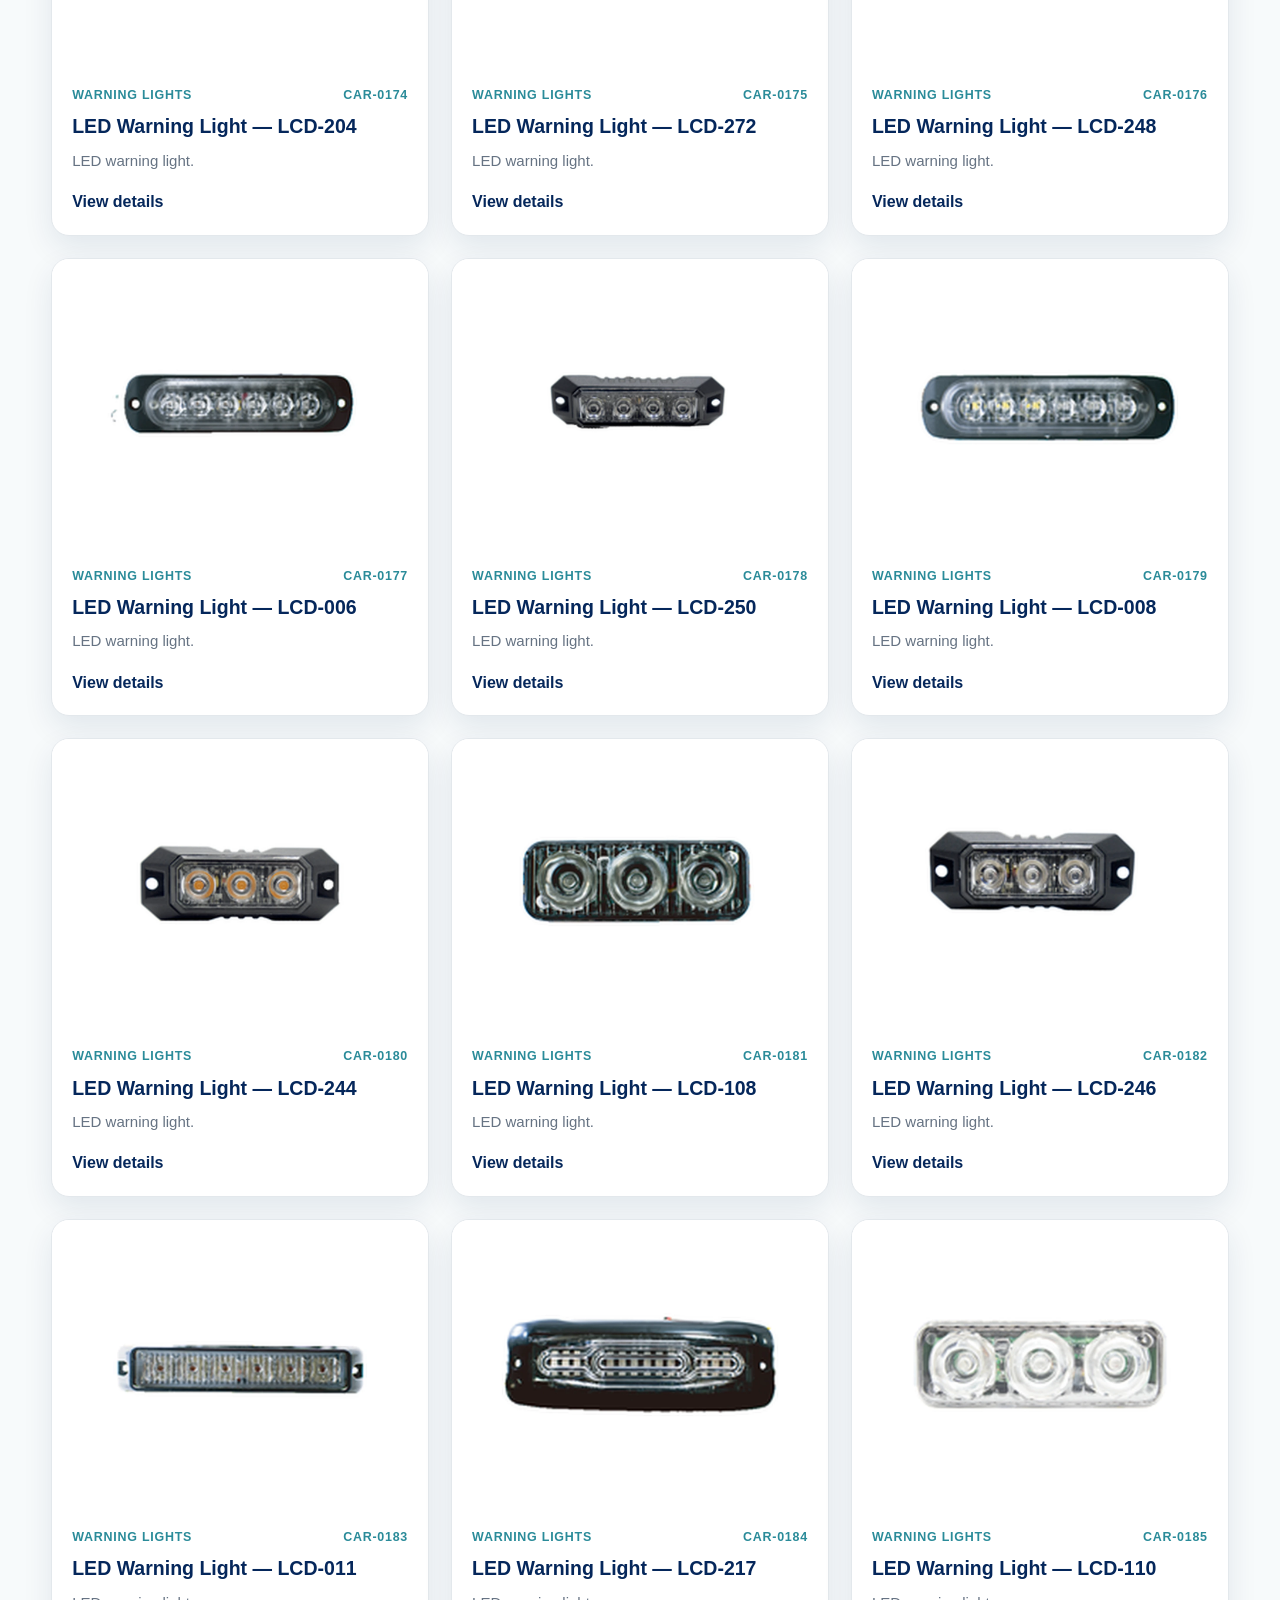
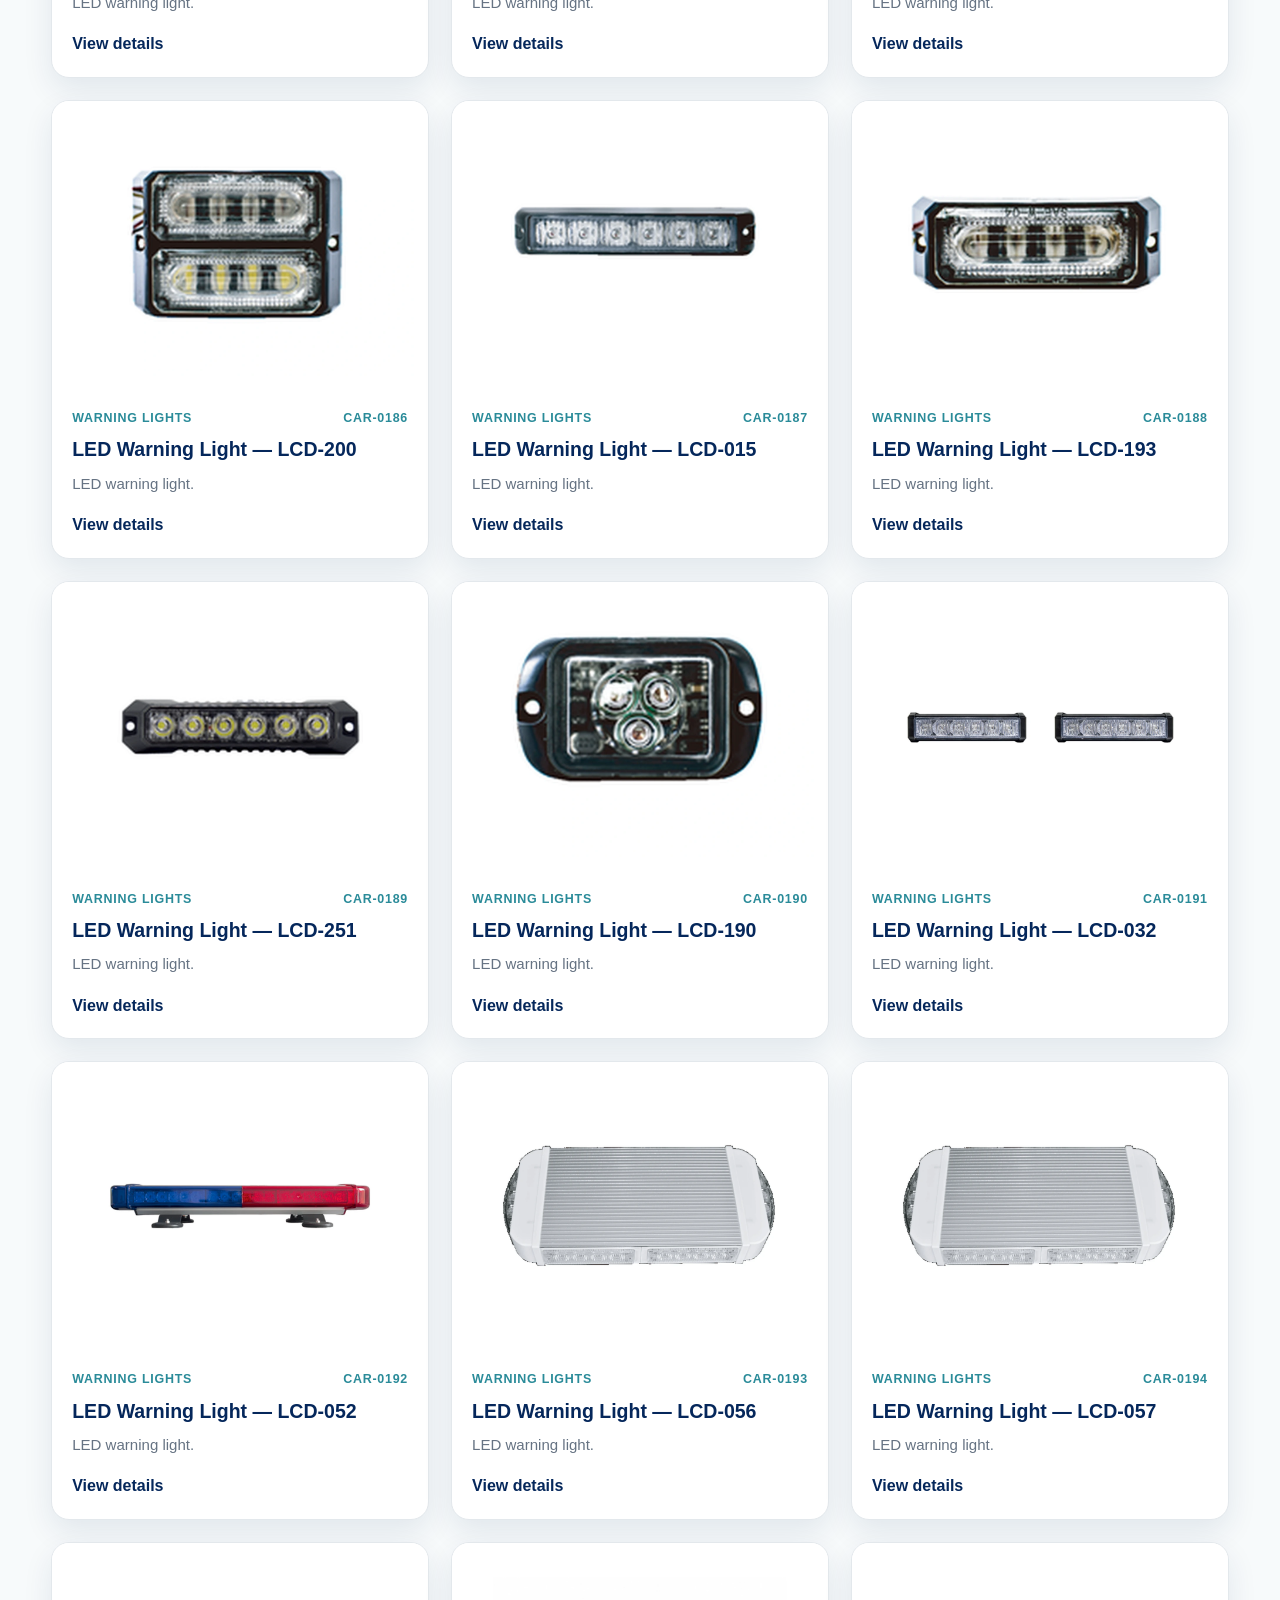
<file: catalog.html>
<!doctype html>
<html lang="en">
<head>
  <meta charset="utf-8">
  <meta name="viewport" content="width=device-width, initial-scale=1">
  <meta name="description" content="Product catalog available through Carasia Consulting.">
  <title>Products | Carasia Consulting</title>
  <link rel="icon" href="favicon.ico?v=2" sizes="any">
  <link rel="icon" href="favicon-32.png?v=2" type="image/png" sizes="32x32">
  <link rel="apple-touch-icon" href="apple-touch-icon.png?v=2">
  <meta name="theme-color" content="#05275b">
  <meta property="og:type" content="website">
  <meta property="og:site_name" content="Carasia Consulting">
  <meta property="og:title" content="Products | Carasia Consulting">
  <meta property="og:description" content="Browse products we source from verified suppliers in China: vehicle accessories, construction tools, LED lights, solar and energy, metals and alloys.">
  <meta property="og:url" content="https://carasiaconsulting.com/catalog.html">
  <meta property="og:image" content="https://carasiaconsulting.com/assets/social-preview.jpg">
  <meta property="og:image:width" content="1200">
  <meta property="og:image:height" content="630">
  <meta name="twitter:card" content="summary_large_image">
  <link rel="stylesheet" href="assets/catalog.css?v=20261108-1">
</head>
<body data-page="catalog">
  <header class="catalog-header">
    <div class="container catalog-nav">
      <a class="catalog-logo" href="index.html" aria-label="Carasia Consulting"><img src="carasia-logo.webp" alt="Carasia Consulting"></a>
      <nav class="catalog-links" id="catalog-navigation" data-aria-en="Main navigation" data-aria-es="Navegación principal" aria-label="Main navigation">
        <details class="products-menu">
          <summary><span data-en="Products" data-es="Productos">Products</span></summary>
          <div class="products-dropdown">
            <a href="catalog.html" data-category="all" data-en="All Products" data-es="Todos los productos">All Products</a>
            <a href="catalog.html?category=Vehicle%20Accessories" data-category="Vehicle Accessories" data-en="Vehicle Accessories" data-es="Accesorios para vehículos">Vehicle Accessories</a>
            <a href="catalog.html?category=Construction%20Tools" data-category="Construction Tools" data-en="Construction Tools" data-es="Herramientas de construcción">Construction Tools</a>
            <a href="catalog.html?category=Metals%20%26%20Alloys" data-category="Metals &amp; Alloys" data-en="Metals &amp; Alloys" data-es="Metales y aleaciones">Metals &amp; Alloys</a>
            <a href="catalog.html?category=LED%20Lights" data-category="LED Lights" data-en="LED Lights" data-es="Luces LED">LED Lights</a>
            <a href="catalog.html?category=Solar%20%26%20Energy" data-category="Solar &amp; Energy" data-en="Solar &amp; Energy" data-es="Energía solar y almacenamiento">Solar &amp; Energy</a>
          </div>
        </details>
        <a href="index.html#process" data-en="Services" data-es="Servicios">Services</a>
        <a href="index.html#proof" data-en="About" data-es="Nosotros">About</a>
        <a href="index.html#contact" data-en="Contact" data-es="Contacto">Contact</a>
      </nav>
      <div class="language-switcher" data-aria-en="Language" data-aria-es="Idioma" aria-label="Language">
        <button class="lang-button" type="button" data-lang="es">ES</button><span>|</span>
        <button class="lang-button active" type="button" data-lang="en">EN</button>
      </div>
      <button class="catalog-menu-button" type="button" aria-controls="catalog-navigation" aria-expanded="false" aria-label="Open menu"><span></span></button>
    </div>
  </header>
  <main>
    <section class="catalog-hero">
      <div class="container has-showcase">
        <div class="catalog-hero-content">
          <span class="eyebrow" data-en="Product Catalog" data-es="Catálogo de productos">Product Catalog</span>
          <h1 data-en="Products" data-es="Productos">Products</h1>
          <p data-en="This catalog is a sourcing sample. Thousands of suppliers await your inquiry." data-es="Este catálogo es una muestra de abastecimiento. Miles de proveedores esperan su consulta.">This catalog is a sourcing sample. Thousands of suppliers await your inquiry.</p>
          <div class="catalog-tools" data-aria-en="Catalog tools" data-aria-es="Herramientas del catálogo" aria-label="Catalog tools">
            <div class="search-row">
              <input id="product-search" type="search" data-placeholder-en="Search by product, model, or application" data-placeholder-es="Buscar por producto, modelo o aplicación" placeholder="Search by product, model, or application" data-aria-en="Search products" data-aria-es="Buscar productos" aria-label="Search products">
              <div class="result-count" id="result-count"></div>
            </div>
            <div class="filter-row" id="category-filters"></div>
            <p class="catalog-help">
              <span data-en="Don't see what you need? No problem!" data-es="¿No ve lo que necesita? ¡No hay problema!">Don't see what you need? No problem!</span>
              <a href="index.html#contact" data-umami-event="catalog-request-product" data-en="Contact us to find your supplier →" data-es="Contáctenos para encontrar su proveedor →">Contact us to find your supplier →</a>
            </p>
          </div>
        </div>
        <aside class="hero-showcase" id="hero-showcase"></aside>
        <div class="trade-globe" aria-hidden="true"><span></span><span></span><span></span></div>
      </div>
    </section>
    <section class="catalog-content"><div class="container" id="catalog-results"></div></section>
  </main>
  <footer class="catalog-footer"><div class="container"><span>© <span class="current-year">2026</span> Carasia Consulting · <a href="privacy.html" data-en="Privacy" data-es="Privacidad">Privacy</a></span><span data-en="Product sourcing with clear communication" data-es="Abastecimiento de productos con comunicación clara">Product sourcing with clear communication</span></div></footer>
  <script src="assets/catalog.js?v=20261108-1"></script>
  <script>
    const catalogMenuButton = document.querySelector(".catalog-menu-button");
    const catalogNavigation = document.getElementById("catalog-navigation");
    const menuLabel = open => document.documentElement.lang === "es"
      ? (open ? "Cerrar menú" : "Abrir menú")
      : (open ? "Close menu" : "Open menu");
    catalogMenuButton?.addEventListener("click", () => {
      const isOpen = catalogMenuButton.getAttribute("aria-expanded") === "true";
      catalogMenuButton.setAttribute("aria-expanded", String(!isOpen));
      catalogMenuButton.setAttribute("aria-label", menuLabel(!isOpen));
      catalogNavigation?.classList.toggle("mobile-open", !isOpen);
    });
    catalogNavigation?.querySelectorAll("a").forEach(link => link.addEventListener("click", () => {
      catalogNavigation.classList.remove("mobile-open");
      catalogMenuButton?.setAttribute("aria-expanded", "false");
      catalogMenuButton?.setAttribute("aria-label", menuLabel(false));
    }));
  </script>
  <script defer src="assets/whatsapp-float.js?v=1"></script>
  </body>
</html>
</file>
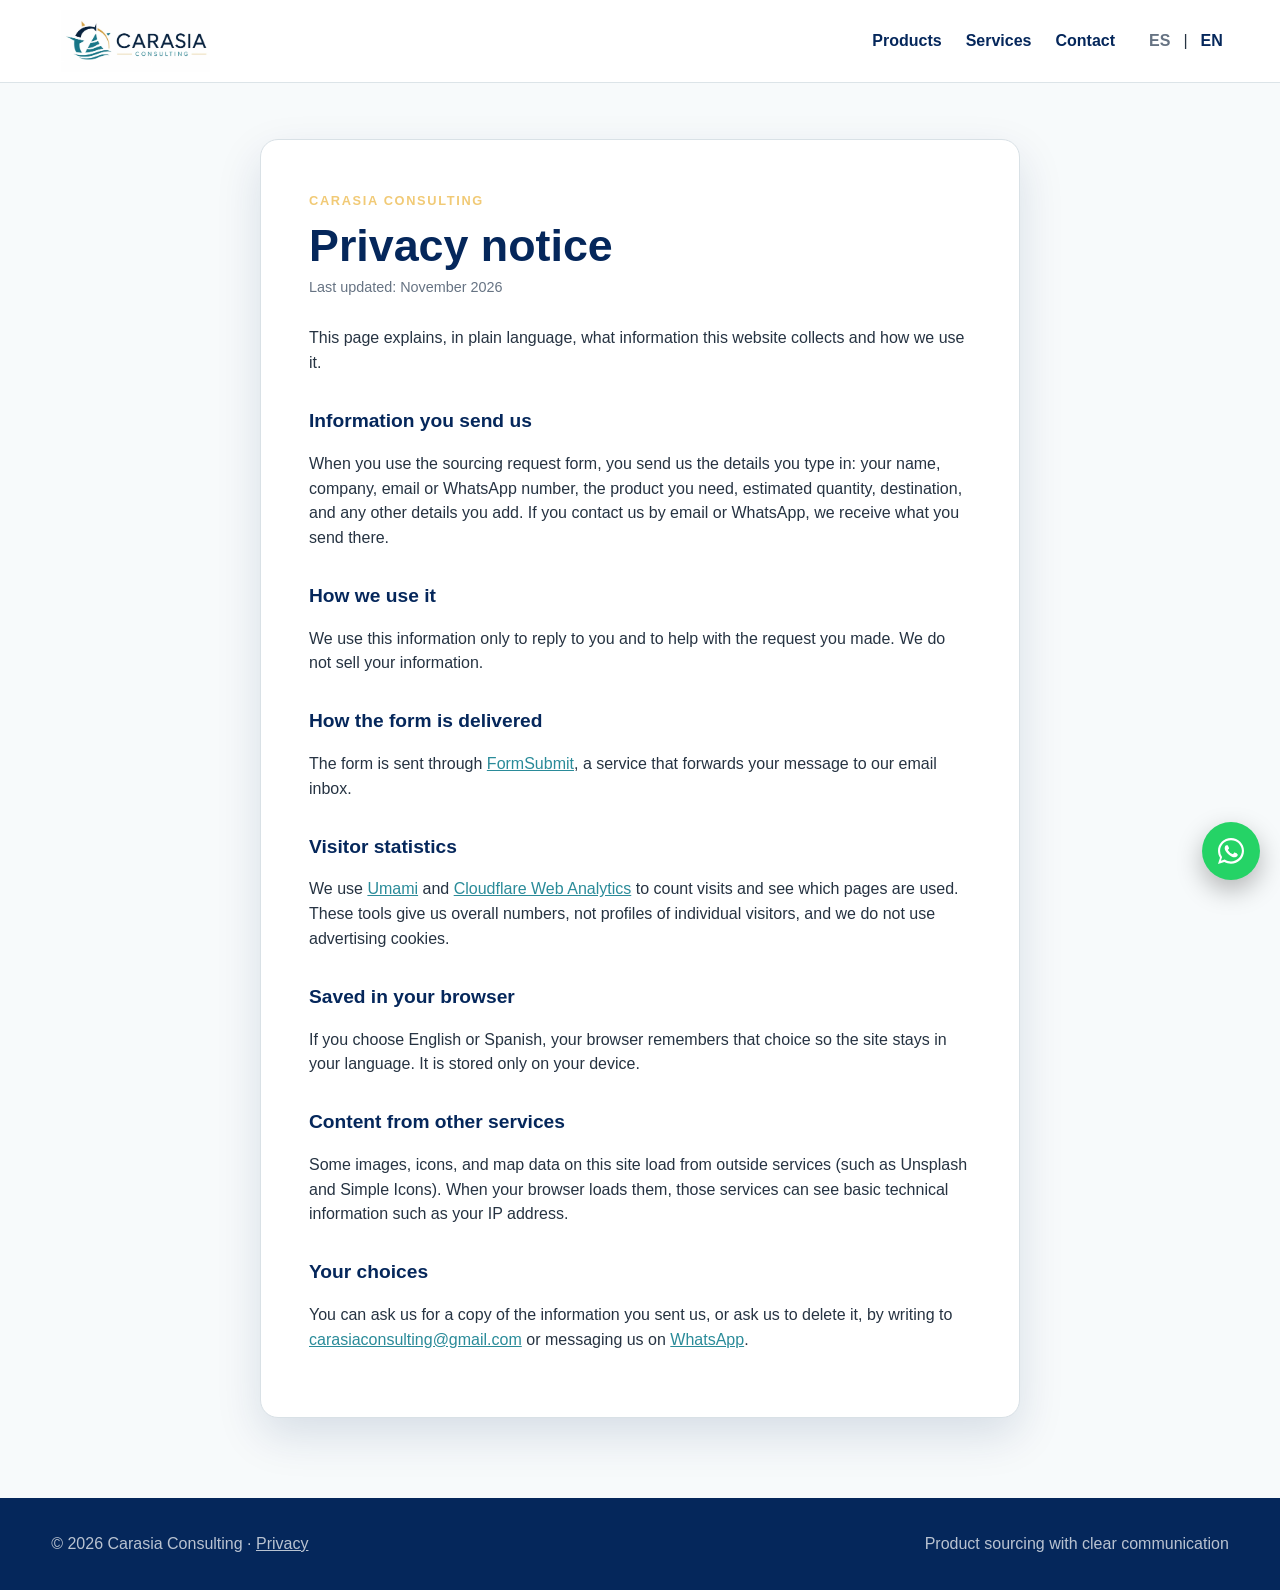
<file: privacy.html>
<!doctype html>
<html lang="en">
<head>
  <meta charset="utf-8">
  <meta name="viewport" content="width=device-width, initial-scale=1">
  <meta name="description" content="How Carasia Consulting handles the information you share through this website.">
  <title>Privacy | Carasia Consulting</title>
  <link rel="icon" href="favicon.ico?v=2" sizes="any">
  <link rel="icon" href="favicon-32.png?v=2" type="image/png" sizes="32x32">
  <link rel="apple-touch-icon" href="apple-touch-icon.png?v=2">
  <meta name="theme-color" content="#05275b">
  <link rel="stylesheet" href="assets/catalog.css?v=20261108-1">
</head>
<body data-page="privacy">
  <header class="catalog-header">
    <div class="container catalog-nav">
      <a class="catalog-logo" href="index.html" aria-label="Carasia Consulting"><img src="carasia-logo.webp" alt="Carasia Consulting"></a>
      <nav class="catalog-links" id="catalog-navigation" data-aria-en="Main navigation" data-aria-es="Navegación principal" aria-label="Main navigation">
        <a href="catalog.html" data-en="Products" data-es="Productos">Products</a>
        <a href="index.html#process" data-en="Services" data-es="Servicios">Services</a>
        <a href="index.html#contact" data-en="Contact" data-es="Contacto">Contact</a>
      </nav>
      <div class="language-switcher" data-aria-en="Language" data-aria-es="Idioma" aria-label="Language">
        <button class="lang-button" type="button" data-lang="es">ES</button><span>|</span>
        <button class="lang-button active" type="button" data-lang="en">EN</button>
      </div>
      <button class="catalog-menu-button" type="button" aria-controls="catalog-navigation" aria-expanded="false" aria-label="Open menu"><span></span></button>
    </div>
  </header>

  <main class="legal-page">
    <div class="container">
      <article>
        <!-- English -->
        <div class="en">
          <span class="eyebrow">Carasia Consulting</span>
          <h1>Privacy notice</h1>
          <p class="updated">Last updated: November 2026</p>

          <p>This page explains, in plain language, what information this website collects and how we use it.</p>

          <h2>Information you send us</h2>
          <p>When you use the sourcing request form, you send us the details you type in: your name, company, email or WhatsApp number, the product you need, estimated quantity, destination, and any other details you add. If you contact us by email or WhatsApp, we receive what you send there.</p>

          <h2>How we use it</h2>
          <p>We use this information only to reply to you and to help with the request you made. We do not sell your information.</p>

          <h2>How the form is delivered</h2>
          <p>The form is sent through <a href="https://formsubmit.co/" target="_blank" rel="noopener noreferrer">FormSubmit</a>, a service that forwards your message to our email inbox.</p>

          <h2>Visitor statistics</h2>
          <p>We use <a href="https://umami.is/" target="_blank" rel="noopener noreferrer">Umami</a> and <a href="https://www.cloudflare.com/web-analytics/" target="_blank" rel="noopener noreferrer">Cloudflare Web Analytics</a> to count visits and see which pages are used. These tools give us overall numbers, not profiles of individual visitors, and we do not use advertising cookies.</p>

          <h2>Saved in your browser</h2>
          <p>If you choose English or Spanish, your browser remembers that choice so the site stays in your language. It is stored only on your device.</p>

          <h2>Content from other services</h2>
          <p>Some images, icons, and map data on this site load from outside services (such as Unsplash and Simple Icons). When your browser loads them, those services can see basic technical information such as your IP address.</p>

          <h2>Your choices</h2>
          <p>You can ask us for a copy of the information you sent us, or ask us to delete it, by writing to <a href="mailto:carasiaconsulting@gmail.com">carasiaconsulting@gmail.com</a> or messaging us on <a href="https://wa.me/8613686014118" target="_blank" rel="noopener noreferrer">WhatsApp</a>.</p>
        </div>

        <!-- Español -->
        <div class="es">
          <span class="eyebrow">Carasia Consulting</span>
          <h1>Aviso de privacidad</h1>
          <p class="updated">Última actualización: noviembre de 2026</p>

          <p>Esta página explica, en lenguaje sencillo, qué información recopila este sitio web y cómo la usamos.</p>

          <h2>Información que nos envía</h2>
          <p>Cuando usa el formulario de solicitud, nos envía los datos que escribe: su nombre, empresa, correo o número de WhatsApp, el producto que necesita, la cantidad estimada, el destino y cualquier otro detalle que agregue. Si nos contacta por correo o WhatsApp, recibimos lo que nos envía por ese medio.</p>

          <h2>Cómo la usamos</h2>
          <p>Usamos esta información solo para responderle y ayudarle con su solicitud. No vendemos su información.</p>

          <h2>Cómo se envía el formulario</h2>
          <p>El formulario se envía a través de <a href="https://formsubmit.co/" target="_blank" rel="noopener noreferrer">FormSubmit</a>, un servicio que reenvía su mensaje a nuestro correo.</p>

          <h2>Estadísticas de visitas</h2>
          <p>Usamos <a href="https://umami.is/" target="_blank" rel="noopener noreferrer">Umami</a> y <a href="https://www.cloudflare.com/web-analytics/" target="_blank" rel="noopener noreferrer">Cloudflare Web Analytics</a> para contar visitas y ver qué páginas se usan. Estas herramientas nos dan cifras generales, no perfiles de visitantes individuales, y no usamos cookies publicitarias.</p>

          <h2>Guardado en su navegador</h2>
          <p>Si elige inglés o español, su navegador recuerda esa elección para mostrar el sitio en su idioma. Se guarda solo en su dispositivo.</p>

          <h2>Contenido de otros servicios</h2>
          <p>Algunas imágenes, íconos y datos de mapas de este sitio se cargan desde servicios externos (como Unsplash y Simple Icons). Cuando su navegador los carga, esos servicios pueden ver información técnica básica, como su dirección IP.</p>

          <h2>Sus opciones</h2>
          <p>Puede pedirnos una copia de la información que nos envió, o pedirnos que la eliminemos, escribiendo a <a href="mailto:carasiaconsulting@gmail.com">carasiaconsulting@gmail.com</a> o por <a href="https://wa.me/8613686014118" target="_blank" rel="noopener noreferrer">WhatsApp</a>.</p>
        </div>
      </article>
    </div>
  </main>

  <footer class="catalog-footer">
    <div class="container"><span>© <span class="current-year">2026</span> Carasia Consulting · <a href="privacy.html" data-en="Privacy" data-es="Privacidad">Privacy</a></span><span data-en="Product sourcing with clear communication" data-es="Abastecimiento de productos con comunicación clara">Product sourcing with clear communication</span></div>
  </footer>
  <script src="assets/catalog.js?v=20261108-1"></script>
  <script>
    const catalogMenuButton = document.querySelector(".catalog-menu-button");
    const catalogNavigation = document.getElementById("catalog-navigation");
    const menuLabel = open => document.documentElement.lang === "es"
      ? (open ? "Cerrar menú" : "Abrir menú")
      : (open ? "Close menu" : "Open menu");
    catalogMenuButton?.addEventListener("click", () => {
      const isOpen = catalogMenuButton.getAttribute("aria-expanded") === "true";
      catalogMenuButton.setAttribute("aria-expanded", String(!isOpen));
      catalogMenuButton.setAttribute("aria-label", menuLabel(!isOpen));
      catalogNavigation?.classList.toggle("mobile-open", !isOpen);
    });
    catalogNavigation?.querySelectorAll("a").forEach(link => link.addEventListener("click", () => {
      catalogNavigation.classList.remove("mobile-open");
      catalogMenuButton?.setAttribute("aria-expanded", "false");
      catalogMenuButton?.setAttribute("aria-label", menuLabel(false));
    }));
  </script>
  <script defer src="assets/whatsapp-float.js?v=1"></script>
  </body>
</html>
</file>
<file: assets/catalog.css>
:root {
  --blue: #05275b;
  --teal: #2a8b99;
  --gold: #c89a3d;
  --white: #fff;
  --off-white: #f5f7f8;
  --text: #263342;
  --muted: #667383;
  --border: #d9e1e6;
  --shadow: 0 18px 45px rgba(5, 39, 91, .13);
  --radius: 18px;
  --max-width: 1180px;
}

* {
  box-sizing: border-box;
}

html {
  scroll-behavior: smooth;
}

body {
  margin: 0;
  overflow-x: hidden;
  font-family: Arial, Helvetica, sans-serif;
  color: var(--text);
  background: #f7fafb;
  line-height: 1.55;
}

a {
  color: inherit;
  text-decoration: none;
}

button, input {
  font: inherit;
}

img {
  max-width: 100%;
}

.container {
  width: min(92%, var(--max-width));
  margin: 0 auto;
}

.catalog-header {
  position: sticky;
  top: 0;
  z-index: 20;
  background: rgba(255, 255, 255, .96);
  border-bottom: 1px solid rgba(217, 225, 230, .9);
  backdrop-filter: blur(14px);
}

.catalog-nav {
  min-height: 82px;
  display: flex;
  align-items: center;
  gap: 28px;
}

.catalog-logo img {
  display: block;
  width: 168px;
  max-height: 62px;
  object-fit: contain;
}

.catalog-links {
  display: flex;
  align-items: center;
  gap: 24px;
  margin-left: auto;
  font-weight: 700;
  color: var(--blue);
}

.catalog-links a:hover {
  color: var(--teal);
}

.language-switcher {
  display: flex;
  align-items: center;
  gap: 7px;
  white-space: nowrap;
}

.lang-button {
  border: 0;
  background: transparent;
  color: var(--muted);
  cursor: pointer;
  font-weight: 800;
}

.lang-button.active {
  color: var(--blue);
}

.products-menu {
  position: relative;
}

.products-menu summary {
  display: flex;
  align-items: center;
  gap: 6px;
  color: var(--blue);
  cursor: pointer;
  font-weight: 700;
  list-style: none;
}

.products-menu summary::-webkit-details-marker {
  display: none;
}

.products-menu summary::after {
  content: "▾";
  color: var(--gold);
  font-size: .75rem;
  transition: transform .2s ease;
}

.products-menu[open] summary::after {
  transform: rotate(180deg);
}

.products-dropdown {
  position: absolute;
  top: calc(100% + 14px);
  left: 0;
  z-index: 50;
  min-width: 275px;
  overflow: hidden;
  padding: 8px;
  border: 1px solid var(--border);
  border-radius: 14px;
  background: white;
  box-shadow: var(--shadow);
}

.products-dropdown a {
  display: block;
  padding: 11px 13px;
  border-radius: 9px;
  color: var(--blue);
  white-space: nowrap;
}

.products-dropdown a:hover {
  color: var(--blue);
  background: var(--off-white);
}

.products-dropdown a[data-category="all"] {
  margin-bottom: 5px;
  border-bottom: 1px solid var(--border);
  border-radius: 9px 9px 0 0;
  color: var(--teal);
}

.catalog-menu-button {
  display: none;
  width: 46px;
  height: 46px;
  align-items: center;
  justify-content: center;
  padding: 0;
  border: 1px solid var(--border);
  border-radius: 12px;
  color: var(--blue);
  background: white;
  cursor: pointer;
}

.catalog-menu-button span, .catalog-menu-button::before, .catalog-menu-button::after {
  content: "";
  display: block;
  width: 21px;
  height: 2px;
  border-radius: 2px;
  background: currentColor;
  transition: .2s ease;
}

.catalog-menu-button span {
  margin: 5px 0;
}

.catalog-menu-button[aria-expanded="true"] span {
  opacity: 0;
}

.catalog-menu-button[aria-expanded="true"]::before {
  transform: translateY(7px) rotate(45deg);
}

.catalog-menu-button[aria-expanded="true"]::after {
  transform: translateY(-7px) rotate(-45deg);
}

.catalog-hero {
  position: relative;
  overflow: hidden;
  padding: 68px 0 56px;
  color: white;
  background: radial-gradient(circle at 88% 12%, rgba(39, 194, 216, .52), transparent 28%), linear-gradient(120deg, #031b40, var(--blue) 62%, #08788a);
}

.catalog-hero::after {
  content: "";
  position: absolute;
  inset: 0;
  opacity: .14;
  background-image: linear-gradient(rgba(255, 255, 255, .18) 1px, transparent 1px), linear-gradient(90deg, rgba(255, 255, 255, .18) 1px, transparent 1px);
  background-size: 90px 90px;
  mask-image: linear-gradient(90deg, transparent 42%, #000);
}

.catalog-hero .container, .catalog-hero-content {
  position: relative;
  z-index: 2;
}

.catalog-hero-content {
  max-width: 720px;
}

.eyebrow {
  color: #f1ca76;
  font-size: .8rem;
  font-weight: 900;
  letter-spacing: .13em;
  text-transform: uppercase;
}

.catalog-hero h1 {
  max-width: 840px;
  margin: 10px 0 8px;
  font-family: Arial, Helvetica, sans-serif;
  font-size: clamp(2.7rem, 6vw, 4.9rem);
  line-height: 1.02;
  letter-spacing: -.035em;
}

.catalog-hero p {
  max-width: 720px;
  margin: 0;
  color: rgba(255, 255, 255, .9);
  font-size: 1.08rem;
}

.trade-globe {
  position: absolute;
  right: -90px;
  top: -160px;
  width: 620px;
  height: 620px;
  border: 1px solid rgba(200, 154, 61, .38);
  border-radius: 50%;
  opacity: .72;
  box-shadow: inset 0 0 80px rgba(42, 139, 153, .28);
}

.trade-globe::before, .trade-globe::after, .trade-globe span {
  content: "";
  position: absolute;
  inset: 13%;
  border: 1px solid rgba(255, 255, 255, .18);
  border-radius: 50%;
}

.trade-globe::after {
  inset: 30% 7%;
}

.trade-globe span:nth-child(1) {
  inset: 8% 34%;
}

.trade-globe span:nth-child(2) {
  inset: 18% 17%;
  transform: rotate(28deg);
  border-color: rgba(200, 154, 61, .32);
}

.trade-globe span:nth-child(3) {
  inset: 42% -4%;
}

.catalog-tools {
  padding-top: 24px;
}

.search-row {
  display: grid;
  grid-template-columns: minmax(220px, 1fr) auto;
  gap: 14px;
}

.search-row input {
  width: 100%;
  min-width: 0;
  min-height: 54px;
  padding: 0 20px;
  border: 1px solid rgba(255, 255, 255, .68);
  border-radius: 14px;
  background: white;
  box-shadow: 0 12px 30px rgba(2, 20, 48, .16);
  outline: none;
}

.search-row input:focus {
  border-color: var(--teal);
  box-shadow: 0 0 0 3px rgba(42, 139, 153, .14);
}

/* Category tiles: an even grid instead of a wrapping jumble of pills */
.filter-row {
  display: grid;
  grid-template-columns: repeat(2, minmax(0, 1fr));
  gap: 10px;
  margin-top: 18px;
  max-width: 640px;
}

.filter-button {
  display: grid;
  grid-template-columns: 22px minmax(0, 1fr) auto;
  align-items: center;
  gap: 10px;
  min-height: 48px;
  padding: 10px 14px;
  border: 1px solid rgba(255, 255, 255, .22);
  border-radius: 12px;
  background: rgba(255, 255, 255, .06);
  color: white;
  cursor: pointer;
  font-weight: 800;
  font-size: .92rem;
  text-align: left;
  transition: background .2s ease, border-color .2s ease;
}
.filter-icon svg {
  display: block;
  width: 20px;
  height: 20px;
  fill: none;
  stroke: #9fe3e8;
  stroke-width: 1.7;
  stroke-linecap: round;
  stroke-linejoin: round;
}
.filter-label {
  /* long names wrap onto a second line instead of being cut off */
  line-height: 1.2;
  overflow-wrap: normal;
  word-break: normal;
  display: -webkit-box;
  -webkit-line-clamp: 2;
  -webkit-box-orient: vertical;
  overflow: hidden;
}
.filter-count {
  min-width: 30px;
  padding: 2px 8px;
  border-radius: 999px;
  background: rgba(255, 255, 255, .12);
  color: rgba(255, 255, 255, .85);
  font-size: .76rem;
  text-align: center;
}

/* "Don't see what you need?" line under the category tiles */
.catalog-help {
  max-width: 640px;
  margin: 14px 0 0 !important;
  color: rgba(255, 255, 255, .85) !important;
  font-size: .95rem !important;
}
.catalog-help a {
  margin-left: 4px;
  color: #f1ca76;
  font-weight: 800;
  white-space: nowrap;
}
.catalog-help a:hover { color: #fff; text-decoration: underline; }
.empty-state .catalog-help { max-width: none; color: var(--muted) !important; }
.empty-state .catalog-help a { color: var(--teal); }

/* Hover is a gentle highlight, so only the selected tile is gold */
.filter-button:hover {
  border-color: rgba(255, 255, 255, .5);
  background: rgba(255, 255, 255, .12);
}
.filter-button.active {
  border-color: var(--gold);
  background: linear-gradient(135deg, #d4aa52, var(--gold));
  color: #10213d;
}
.filter-button.active .filter-icon svg { stroke: #10213d; }
.filter-button.active .filter-count { background: rgba(16, 33, 61, .18); color: #10213d; }
.filter-button:focus-visible { outline: 3px solid #9fe3e8; outline-offset: 2px; }

.result-count {
  min-width: 105px;
  align-self: center;
  text-align: right;
  color: rgba(255, 255, 255, .82);
  font-weight: 700;
}

.catalog-content {
  padding: 38px 0 84px;
}

.category-block {
  margin-bottom: 58px;
}

.category-heading {
  display: flex;
  justify-content: space-between;
  align-items: end;
  gap: 18px;
  margin-bottom: 22px;
}

.category-heading h2 {
  margin: 0;
  color: var(--blue);
  font-size: clamp(1.8rem, 4vw, 2.65rem);
}

.category-heading p {
  margin: 5px 0 0;
  color: var(--muted);
}

.product-grid {
  display: grid;
  grid-template-columns: repeat(3, minmax(0, 1fr));
  gap: 22px;
}

.product-card {
  overflow: hidden;
  display: flex;
  flex-direction: column;
  min-width: 0;
  min-height: 100%;
  border: 1px solid #e3e8ec;
  border-radius: var(--radius);
  background: white;
  box-shadow: 0 12px 30px rgba(5, 39, 91, .09);
  transition: transform .2s ease, box-shadow .2s ease;
}

.product-card:hover {
  transform: translateY(-4px);
  box-shadow: var(--shadow);
}

.product-image {
  aspect-ratio: 4/3;
  display: grid;
  place-items: center;
  padding: 16px;
  background: linear-gradient(145deg, #eef2f3, #fff);
}

.product-image img {
  width: 100%;
  height: 100%;
  object-fit: contain;
}

.product-card-body {
  display: flex;
  flex: 1;
  flex-direction: column;
  min-width: 0;
  padding: 20px;
}

.product-meta {
  display: flex;
  justify-content: space-between;
  gap: 12px;
  margin-bottom: 10px;
  color: var(--teal);
  font-size: .78rem;
  font-weight: 900;
  letter-spacing: .06em;
  text-transform: uppercase;
}

.product-card h3 {
  margin: 0;
  overflow-wrap: anywhere;
  color: var(--blue);
  font-size: 1.22rem;
  line-height: 1.2;
}

.product-card p {
  margin: 10px 0 18px;
  color: var(--muted);
  font-size: .94rem;
}

.card-link {
  margin-top: auto;
  color: var(--blue);
  font-weight: 900;
}

.card-link:hover {
  color: var(--teal);
}

.empty-state {
  padding: 58px 24px;
  text-align: center;
  color: var(--muted);
  border: 1px dashed var(--border);
  border-radius: var(--radius);
  background: white;
}

.product-page {
  padding: 58px 0 88px;
}

.back-link {
  display: inline-block;
  margin-bottom: 24px;
  color: var(--teal);
  font-weight: 800;
}

.product-layout {
  display: grid;
  grid-template-columns: minmax(0, .95fr) minmax(0, 1.05fr);
  gap: 52px;
  align-items: start;
}

.product-gallery {
  position: sticky;
  top: 110px;
  min-height: 460px;
  display: grid;
  place-items: center;
  padding: 30px;
  border: 1px solid var(--border);
  border-radius: 24px;
  background: white;
  box-shadow: var(--shadow);
}

.product-gallery img {
  width: 100%;
  max-height: 520px;
  object-fit: contain;
}

.product-category {
  color: var(--gold);
  font-size: .82rem;
  font-weight: 900;
  letter-spacing: .1em;
  text-transform: uppercase;
}

.product-details {
  min-width: 0;
}

.product-details h1 {
  margin: 10px 0 8px;
  overflow-wrap: anywhere;
  color: var(--blue);
  font-size: clamp(2.2rem, 5vw, 4rem);
  line-height: 1.04;
}

.product-model {
  color: var(--teal);
  font-size: 1.05rem;
  font-weight: 800;
}

.product-intro {
  margin: 22px 0 30px;
  color: var(--muted);
  font-size: 1.08rem;
}

.detail-panel {
  margin: 22px 0;
  padding: 22px;
  border: 1px solid var(--border);
  border-radius: 16px;
  background: white;
}

.detail-panel h2 {
  margin: 0 0 9px;
  color: var(--blue);
  font-size: 1.18rem;
}

.detail-panel p {
  margin: 0;
  overflow-wrap: anywhere;
  color: var(--muted);
}

.cta-row {
  display: flex;
  flex-wrap: wrap;
  gap: 12px;
  margin-top: 30px;
}

.button {
  display: inline-flex;
  min-height: 50px;
  align-items: center;
  justify-content: center;
  gap: 10px;
  padding: 0 22px;
  border-radius: 999px;
  font-weight: 900;
  text-align: center;
}
.button-icon {
  width: 20px;
  height: 20px;
  flex: 0 0 20px;
  fill: none;
  stroke: currentColor;
  stroke-width: 1.8;
  stroke-linecap: round;
  stroke-linejoin: round;
}

.button-primary {
  color: white;
  background: linear-gradient(135deg, var(--teal), #1c6673);
}

.button-secondary {
  color: var(--blue);
  border: 2px solid var(--blue);
  background: white;
}

.catalog-footer {
  padding: 34px 0;
  color: rgba(255, 255, 255, .72);
  background: var(--blue);
}

.catalog-footer .container {
  display: flex;
  justify-content: space-between;
  gap: 20px;
}

@media (max-width: 860px) {
  .catalog-nav {
    min-height: 72px;
    flex-wrap: wrap;
    gap: 10px 12px;
    padding: 9px 0;
  }

  .catalog-logo img {
    width: 148px;
  }

  .language-switcher {
    margin-left: auto;
  }

  .catalog-menu-button {
    display: inline-flex;
    flex-direction: column;
  }

  .catalog-links {
    order: 4;
    width: 100%;
    display: none;
    margin-left: 0;
    gap: 0;
    padding: 8px;
    border: 1px solid var(--border);
    border-radius: 14px;
    background: white;
    box-shadow: var(--shadow);
  }

  .catalog-links.mobile-open {
    display: flex;
    flex-direction: column;
  }

  .catalog-links > a, .products-menu summary {
    min-height: 46px;
    padding: 10px 12px;
    border-radius: 9px;
  }

  .products-dropdown {
    position: static;
    width: 100%;
    min-width: 0;
    margin: 2px 0 6px;
    padding: 4px 8px 8px 18px;
    border: 0;
    box-shadow: none;
  }

  .products-dropdown a {
    white-space: normal;
  }

  .product-grid {
    grid-template-columns: repeat(2, minmax(0, 1fr));
  }

  .product-layout {
    grid-template-columns: 1fr;
    gap: 34px;
  }

  .product-gallery {
    position: static;
    min-height: 350px;
  }

  .trade-globe {
    right: -300px;
    opacity: .38;
  }

}

@media (max-width: 560px) {
  .container {
    width: min(92%, 100% - 28px);
  }

  .catalog-logo img {
    width: 128px;
  }

  .language-switcher {
    gap: 2px;
  }

  .lang-button {
    padding: 4px;
    font-size: .82rem;
  }

  .catalog-menu-button {
    width: 42px;
    height: 42px;
  }

  .catalog-hero {
    padding: 44px 0 40px;
  }

  .catalog-hero h1 {
    font-size: clamp(2.35rem, 13vw, 3.35rem);
  }

  .catalog-hero p {
    font-size: 1rem;
  }

  .search-row {
    grid-template-columns: 1fr;
  }

  .search-row input {
    font-size: 16px;
  }

  .result-count {
    min-width: 0;
    text-align: left;
  }

  .filter-row {
    grid-template-columns: repeat(2, minmax(0, 1fr));
    gap: 8px;
  }

  .filter-button {
    grid-template-columns: minmax(0, 1fr) auto;
    gap: 4px;
    min-height: 44px;
    padding: 8px 8px 8px 10px;
    font-size: .84rem;
  }

  /* On phones the names need the room more than the icons do */
  .filter-icon { display: none; }
  .filter-label { -webkit-line-clamp: 3; -webkit-hyphens: auto; hyphens: auto; font-size: .8rem; }
  .filter-count { min-width: 22px; padding: 1px 5px; }

  .catalog-content {
    padding: 30px 0 58px;
  }

  .category-block {
    margin-bottom: 42px;
  }

  .product-grid {
    grid-template-columns: 1fr;
  }

  .category-heading {
    align-items: start;
    flex-direction: column;
  }

  .product-image {
    padding: 12px;
  }

  .product-meta {
    align-items: flex-start;
    flex-direction: column;
    gap: 3px;
  }

  .product-card-body {
    padding: 18px;
  }

  .product-page {
    padding: 34px 0 58px;
  }

  .product-gallery {
    min-height: 0;
    aspect-ratio: 4/3;
    padding: 18px;
    border-radius: 18px;
  }

  .product-details h1 {
    font-size: clamp(2rem, 11vw, 3rem);
  }

  .product-intro {
    font-size: 1rem;
  }

  .detail-panel {
    padding: 18px;
  }

  .cta-row {
    flex-direction: column;
  }

  .cta-row .button {
    width: 100%;
  }

  .catalog-footer .container {
    flex-direction: column;
    text-align: center;
  }

}
@media (max-width: 560px) {

  /* ---------- CATALOG CARDS ---------- */

  .product-grid {
    display: grid;
    grid-template-columns: minmax(0, 1fr);
    gap: 24px;
  }

  .product-card {
    width: 100%;
    min-width: 0;
    min-height: 0;
    overflow: hidden;
    display: flex;
    flex-direction: column;
  }

  /* Force a predictable mobile image area */
  .product-image {
    width: 100%;
    height: 280px;
    min-height: 0;
    aspect-ratio: auto;
    overflow: hidden;
    display: flex;
    align-items: center;
    justify-content: center;
    padding: 14px;
  }

  .product-image img {
    display: block;
    width: 100%;
    height: 100%;
    max-width: 100%;
    max-height: 100%;
    min-width: 0;
    min-height: 0;
    object-fit: contain;
    object-position: center;
  }

  .product-card-body {
    position: relative;
    z-index: 2;
    width: 100%;
    min-width: 0;
    flex: none;
    padding: 18px;
    background: #fff;
  }

  .product-meta {
    display: flex;
    flex-direction: column;
    align-items: flex-start;
    gap: 2px;
    margin-bottom: 10px;
    font-size: .76rem;
    line-height: 1.35;
  }

  .product-card h3 {
    margin: 0;
    max-width: 100%;
    color: var(--blue);
    font-size: 1.28rem;
    line-height: 1.2;
    overflow-wrap: break-word;
    word-break: normal;
  }

  .product-card p {
    margin: 10px 0 18px;
    max-width: 100%;
    font-size: .94rem;
    line-height: 1.5;
    overflow-wrap: break-word;
  }

  .card-link {
    display: inline-block;
    margin-top: 0;
  }


  /* ---------- PRODUCT DETAIL PAGE ---------- */

  .product-page {
    padding: 28px 0 58px;
  }

  .back-link {
    margin-bottom: 20px;
  }

  .product-layout {
    display: flex;
    flex-direction: column;
    gap: 26px;
    width: 100%;
    min-width: 0;
  }

  .product-gallery {
    position: relative;
    top: auto;

    width: 100%;
    height: 320px;
    min-height: 0;
    max-height: 320px;

    aspect-ratio: auto;
    overflow: hidden;

    display: flex;
    align-items: center;
    justify-content: center;

    padding: 16px;
    border-radius: 18px;
  }

  .product-gallery img {
    display: block;

    width: 100%;
    height: 100%;

    max-width: 100%;
    max-height: 100%;

    min-width: 0;
    min-height: 0;

    object-fit: contain;
    object-position: center;
  }

  .product-details {
    position: relative;
    z-index: 2;

    display: block;
    width: 100%;
    min-width: 0;

    background: transparent;
  }

  .product-category {
    display: block;
    margin: 0 0 6px;

    font-size: .76rem;
    line-height: 1.35;

    overflow-wrap: break-word;
  }

  .product-details h1 {
    margin: 8px 0 8px;

    max-width: 100%;

    font-size: clamp(1.8rem, 8.5vw, 2.35rem);
    line-height: 1.08;
    letter-spacing: -.02em;

    overflow-wrap: break-word;
    word-break: normal;
    hyphens: auto;
  }

  .product-model {
    display: block;
    margin-top: 6px;

    font-size: .95rem;
    line-height: 1.35;
  }

  .product-intro {
    margin: 18px 0 24px;

    font-size: 1rem;
    line-height: 1.55;

    overflow-wrap: break-word;
  }

  .detail-panel {
    margin: 18px 0;
    padding: 17px;
  }


  /* ---------- EXTRA-SMALL PHONES ---------- */

  @media (max-width: 390px) {

    .product-image {
      height: 245px;
    }

    .product-gallery {
      height: 275px;
      max-height: 275px;
    }

    .product-details h1 {
      font-size: 1.8rem;
    }
  }
}

/* Construction-tool two-image product detail gallery */
.product-media-stack {
  display: grid;
  gap: 22px;
  min-width: 0;
}
.product-media-stack .product-gallery {
  position: static;
}
.product-gallery-secondary {
  min-height: 0;
}
.product-gallery-secondary img {
  max-height: none;
  height: auto;
}
@media (max-width: 560px) {
  .product-media-stack { gap: 18px; }
  .product-media-stack .product-gallery {
    height: auto;
    max-height: none;
    aspect-ratio: auto;
  }
  .product-media-stack .product-gallery img {
    width: 100%;
    height: auto;
    max-height: none;
  }
}
.product-card .product-image img,
.product-gallery img {
  max-width: 94%;
  max-height: 94%;
}

@media (max-width: 560px) {
  .product-card .product-image img,
  .product-gallery img {
    max-width: 96%;
    max-height: 96%;
  }
}
.product-image { background:#fff !important; padding:12px !important; }
.product-image img { width:100% !important; height:100% !important; max-width:100% !important; max-height:100% !important; object-fit:contain !important; object-position:center !important; }
.product-gallery { background:#fff !important; }
.product-gallery img { object-fit:contain !important; object-position:center !important; }
.product-gallery img[src*="-catalog.webp"] { cursor:zoom-in; }
.catalog-lightbox { position:fixed; inset:0; z-index:9999; display:none; align-items:center; justify-content:center; padding:24px; background:rgba(0,0,0,.9); overflow:auto; }
.catalog-lightbox.open { display:flex; }
.catalog-lightbox-image { display:block; width:auto; height:auto; max-width:96vw; max-height:94vh; object-fit:contain; background:#fff; }
.catalog-lightbox-close { position:fixed; top:18px; right:22px; z-index:10000; display:grid; place-items:center; width:48px; height:48px; padding:0; border:0; border-radius:50%; background:#fff; color:#05275b; cursor:pointer; }
.catalog-lightbox-close svg { display:block; width:22px; height:22px; fill:none; stroke:currentColor; stroke-width:2.4; stroke-linecap:round; }
.catalog-lightbox-close:hover { background:#eef7f8; }
body.lightbox-open { overflow:hidden; }

/* Footer privacy link */
.catalog-footer a { color: inherit; text-decoration: underline; }

/* ---------- PRODUCTS PAGE BANNER: right-hand showcase ---------- */
.catalog-hero .container.has-showcase {
  display: grid;
  grid-template-columns: minmax(0, 1fr) minmax(300px, 400px);
  gap: clamp(32px, 5vw, 64px);
  align-items: center;
}
.has-showcase .trade-globe { display: none; }
.hero-showcase { position: relative; z-index: 2; min-width: 0; }
.hero-showcase:empty { display: none; }

/* Cut-out product carousel (clock-tick motion) */
.reel { position: relative; text-align: center; }
@media (min-width: 961px) {
  .catalog-hero .container.has-showcase:has(.variant-carousel) {
    grid-template-columns: minmax(0, 1fr) minmax(320px, 470px);
  }
}
.reel-stage {
  position: relative;
  height: 310px;
  user-select: none;
}
.reel-window {
  position: absolute;
  inset: 0;
  /* side products fade out toward the edges, like a window onto a turning reel */
  /* Only the outer 10% fades, so the centre product is never cut off */
  -webkit-mask-image: linear-gradient(90deg, transparent 0, #000 10%, #000 90%, transparent 100%);
  mask-image: linear-gradient(90deg, transparent 0, #000 10%, #000 90%, transparent 100%);
}
.reel-glow {
  position: absolute;
  left: 50%;
  top: 48%;
  width: 78%;
  height: 78%;
  transform: translate(-50%, -50%);
  border-radius: 50%;
  background: radial-gradient(closest-side, rgba(99, 210, 218, .30), rgba(99, 210, 218, .10) 55%, transparent);
  pointer-events: none;
}
.reel-stage::after {
  /* soft "floor" shadow under the centre product */
  content: "";
  position: absolute;
  left: 50%;
  bottom: 14px;
  width: 46%;
  height: 16px;
  transform: translateX(-50%);
  border-radius: 50%;
  background: radial-gradient(closest-side, rgba(0, 10, 30, .55), transparent);
  pointer-events: none;
}
.reel-item {
  position: absolute;
  left: 50%;
  top: 50%;
  width: 62%;
  height: 84%;
  display: block;
  /* A pause, then a quick move that slightly overshoots and settles — like a clock hand */
  transition: transform .7s cubic-bezier(.34, 1.42, .52, 1), opacity .5s ease;
  will-change: transform;
}
.reel-item.no-anim { transition: none; }
.reel-item img {
  /* Fill the frame exactly and scale the product to fit inside it,
     so tall products are never taller than the visible area. */
  position: absolute;
  inset: 0;
  width: 100%;
  height: 100%;
  max-width: none;
  object-fit: contain;
  filter: drop-shadow(0 16px 22px rgba(0, 8, 28, .45));
  pointer-events: none;
}
.reel-item.is-center img { filter: drop-shadow(0 18px 26px rgba(0, 8, 28, .5)) brightness(1.04); }
.reel-item:focus-visible { outline: 3px solid var(--gold); outline-offset: 4px; border-radius: 16px; }

.reel-arrow {
  position: absolute;
  top: 50%;
  z-index: 20;
  width: 38px;
  height: 38px;
  transform: translateY(-50%);
  border: 1px solid rgba(255, 255, 255, .35);
  border-radius: 50%;
  background: rgba(3, 30, 68, .55);
  color: #fff;
  font-size: 1.5rem;
  line-height: 1;
  cursor: pointer;
  opacity: .55;
  transition: opacity .2s ease, background .2s ease;
}
.reel-arrow.prev { left: -6px; }
.reel-arrow.next { right: -6px; }
.reel:hover .reel-arrow, .reel-arrow:focus-visible { opacity: 1; }
.reel-arrow:hover { background: rgba(42, 139, 153, .85); }

.reel-caption {
  display: block;
  min-height: 48px;
  margin-top: 4px;
  color: #fff;
  font-weight: 800;
  font-size: 1.05rem;
  line-height: 1.25;
}
.reel-caption small {
  display: block;
  margin-bottom: 3px;
  color: #f1ca76;
  font-size: .72rem;
  letter-spacing: .13em;
  text-transform: uppercase;
}
.reel-caption:hover span { text-decoration: underline; }

.reel-ticks {
  display: flex;
  justify-content: center;
  align-items: flex-end;
  gap: 7px;
  height: 14px;
  margin: 12px 0 14px;
}
.reel-ticks i {
  width: 2px;
  height: 7px;
  border-radius: 2px;
  background: rgba(255, 255, 255, .35);
  transition: height .3s ease, background .3s ease;
}
.reel-ticks i.on { height: 14px; background: var(--gold); }

@media (max-width: 960px) {
  .catalog-hero .container.has-showcase { grid-template-columns: minmax(0, 1fr); gap: 28px; }
  .reel-stage { height: 230px; }
  .reel-arrow { opacity: .85; }
}

/* ---------- PRODUCT DETAIL PAGE (v2) ---------- */
.breadcrumb {
  display: flex;
  flex-wrap: wrap;
  align-items: center;
  gap: 6px 10px;
  margin-bottom: 26px;
  color: var(--muted);
  font-size: .92rem;
}
.breadcrumb a { color: var(--teal); font-weight: 800; }
.breadcrumb a:hover { text-decoration: underline; }
.breadcrumb span:last-child { color: var(--text); font-weight: 700; }

.gallery-hint { margin: -10px 0 0; color: var(--muted); font-size: .85rem; text-align: center; }

.trust-badges {
  display: flex;
  flex-wrap: wrap;
  gap: 8px;
  margin: 0 0 6px;
  padding: 0;
  list-style: none;
}
.trust-badges li {
  display: inline-flex;
  align-items: center;
  gap: 7px;
  padding: 7px 12px;
  border: 1px solid #cfe5e8;
  border-radius: 999px;
  background: #eef7f8;
  color: #13606b;
  font-size: .85rem;
  font-weight: 800;
}
.trust-badges li::before {
  content: "✓";
  display: grid;
  place-items: center;
  width: 18px;
  height: 18px;
  border-radius: 50%;
  background: var(--teal);
  color: #fff;
  font-size: .7rem;
}

.product-details .cta-row { margin: 22px 0 8px; }
.product-details .cta-row .button { min-width: 180px; }
.button-whatsapp {
  gap: 8px;
  color: #fff;
  background: #1f9d55;
}
.button-whatsapp:hover { background: #18864a; }
.button-primary:hover { filter: brightness(1.08); }

.spec-table {
  width: 100%;
  border-collapse: collapse;
  font-size: .95rem;
}
.spec-table th,
.spec-table td {
  padding: 10px 12px;
  border-top: 1px solid #edf1f3;
  text-align: left;
  vertical-align: top;
  overflow-wrap: anywhere;
}
.spec-table tr:first-child th,
.spec-table tr:first-child td { border-top: 0; }
.spec-table tr:nth-child(odd) { background: #f7fafb; }
.spec-table th { width: 38%; color: var(--blue); font-weight: 800; }
.spec-table td { color: var(--text); }

.ordering-steps {
  margin: 64px 0 0;
  padding: 30px;
  border-radius: 22px;
  color: #fff;
  background: linear-gradient(135deg, #061e49, #003c68);
}
.ordering-steps h2 { margin: 0 0 20px; font-size: 1.4rem; }
.ordering-steps ol {
  display: grid;
  grid-template-columns: repeat(4, minmax(0, 1fr));
  gap: 16px;
  margin: 0;
  padding: 0;
  list-style: none;
}
.ordering-steps li {
  display: flex;
  align-items: center;
  gap: 12px;
  font-weight: 800;
  line-height: 1.3;
}
.step-badge {
  flex: 0 0 36px;
  display: grid;
  place-items: center;
  width: 36px;
  height: 36px;
  border: 2px solid var(--gold);
  border-radius: 50%;
  color: var(--gold);
  font-weight: 900;
}

.quote-panel {
  display: grid;
  grid-template-columns: minmax(0, .8fr) minmax(0, 1.2fr);
  gap: 34px;
  margin: 36px 0 0;
  padding: 34px;
  border: 1px solid var(--border);
  border-radius: 22px;
  background: #fff;
  box-shadow: var(--shadow);
  scroll-margin-top: 100px;
}
.quote-intro h2 { margin: 6px 0 10px; color: var(--blue); font-size: clamp(1.6rem, 3vw, 2.2rem); line-height: 1.1; }
.quote-intro p { color: var(--muted); }
.quote-intro .eyebrow { color: var(--gold); font-weight: 900; letter-spacing: .14em; text-transform: uppercase; font-size: .78rem; }
.quote-product { padding: 12px 14px; border-radius: 12px; background: #f3f8f9; color: var(--text) !important; }
.quote-fields {
  display: grid;
  grid-template-columns: repeat(2, minmax(0, 1fr));
  gap: 14px;
}
.quote-field { display: grid; gap: 6px; font-size: .85rem; font-weight: 800; color: var(--blue); }
.quote-field.full { grid-column: 1 / -1; }
.quote-field input,
.quote-field textarea {
  width: 100%;
  padding: 12px;
  border: 1px solid #d6e0e5;
  border-radius: 10px;
  background: #fff;
  font: inherit;
  font-weight: 400;
  color: var(--text);
}
.quote-field input:focus,
.quote-field textarea:focus {
  outline: none;
  border-color: var(--teal);
  box-shadow: 0 0 0 3px rgba(42, 139, 153, .14);
}
.quote-field textarea { resize: vertical; }
.quote-submit { width: 100%; margin-top: 16px; border: 0; cursor: pointer; }
.quote-privacy { margin: 10px 0 0; color: var(--muted); font-size: .8rem; text-align: center; }
.quote-privacy a { color: var(--teal); text-decoration: underline; }

.similar-products { margin: 64px 0 0; }
.similar-products h2 { margin: 0 0 20px; color: var(--blue); font-size: clamp(1.5rem, 3vw, 2rem); }

.mobile-quote-bar { display: none; }

@media (max-width: 860px) {
  /* Phones/tablets: photo → name & buttons → catalog page scan */
  .product-layout .product-media-stack { display: contents; }
  .product-layout .product-gallery:not(.product-gallery-secondary) { order: 1; }
  .product-layout .product-details { order: 2; }
  .product-layout .product-gallery-secondary { order: 3; }
  .product-layout .gallery-hint { order: 4; margin-top: -22px; }
  .ordering-steps ol { grid-template-columns: repeat(2, minmax(0, 1fr)); }
  .quote-panel { grid-template-columns: 1fr; gap: 10px; padding: 24px; }
  .similar-products .product-grid > :nth-child(3) { display: none; }

  /* Quote / WhatsApp buttons pinned to the bottom on phones and tablets */
  body[data-page="product"] { padding-bottom: 76px; }
  .mobile-quote-bar {
    position: fixed;
    left: 0;
    right: 0;
    bottom: 0;
    z-index: 30;
    display: grid;
    grid-template-columns: 1fr 1fr;
    gap: 10px;
    padding: 10px 14px calc(10px + env(safe-area-inset-bottom));
    background: rgba(255, 255, 255, .97);
    border-top: 1px solid var(--border);
    box-shadow: 0 -8px 24px rgba(5, 39, 91, .1);
    transition: transform .25s ease;
  }
  .mobile-quote-bar .button { min-height: 48px; padding: 0 12px; gap: 8px; white-space: nowrap; }
  .mobile-quote-bar.is-hidden { transform: translateY(110%); }
}

@media (max-width: 560px) {
  .ordering-steps { padding: 22px; margin-top: 44px; }
  .ordering-steps ol { grid-template-columns: 1fr; }
  .quote-fields { grid-template-columns: 1fr; }
  .quote-panel { padding: 20px; margin-top: 28px; }
  .similar-products { margin-top: 44px; }
  .similar-products .product-grid > :nth-child(3) { display: flex; }
  .product-details .cta-row .button { min-width: 0; }
  .spec-table th { width: 42%; }
}

/* ---------- PRIVACY PAGE ---------- */
.legal-page { padding: 56px 0 80px; }
.legal-page article {
  max-width: 760px;
  margin: 0 auto;
  padding: clamp(24px, 5vw, 48px);
  background: #fff;
  border: 1px solid var(--border);
  border-radius: var(--radius);
  box-shadow: var(--shadow);
}
.legal-page h1 {
  margin: 8px 0 6px;
  color: var(--blue);
  font-size: clamp(2rem, 5vw, 2.8rem);
  line-height: 1.1;
}
.legal-page .updated { margin: 0 0 28px; color: var(--muted); font-size: .9rem; }
.legal-page h2 { margin: 30px 0 8px; color: var(--blue); font-size: 1.2rem; }
.legal-page p, .legal-page li { color: var(--text); }
.legal-page ul { padding-left: 20px; }
.legal-page a { color: var(--teal); text-decoration: underline; }
html:not([lang="es"]) .legal-page .es,
html[lang="es"] .legal-page .en { display: none; }
</file>
